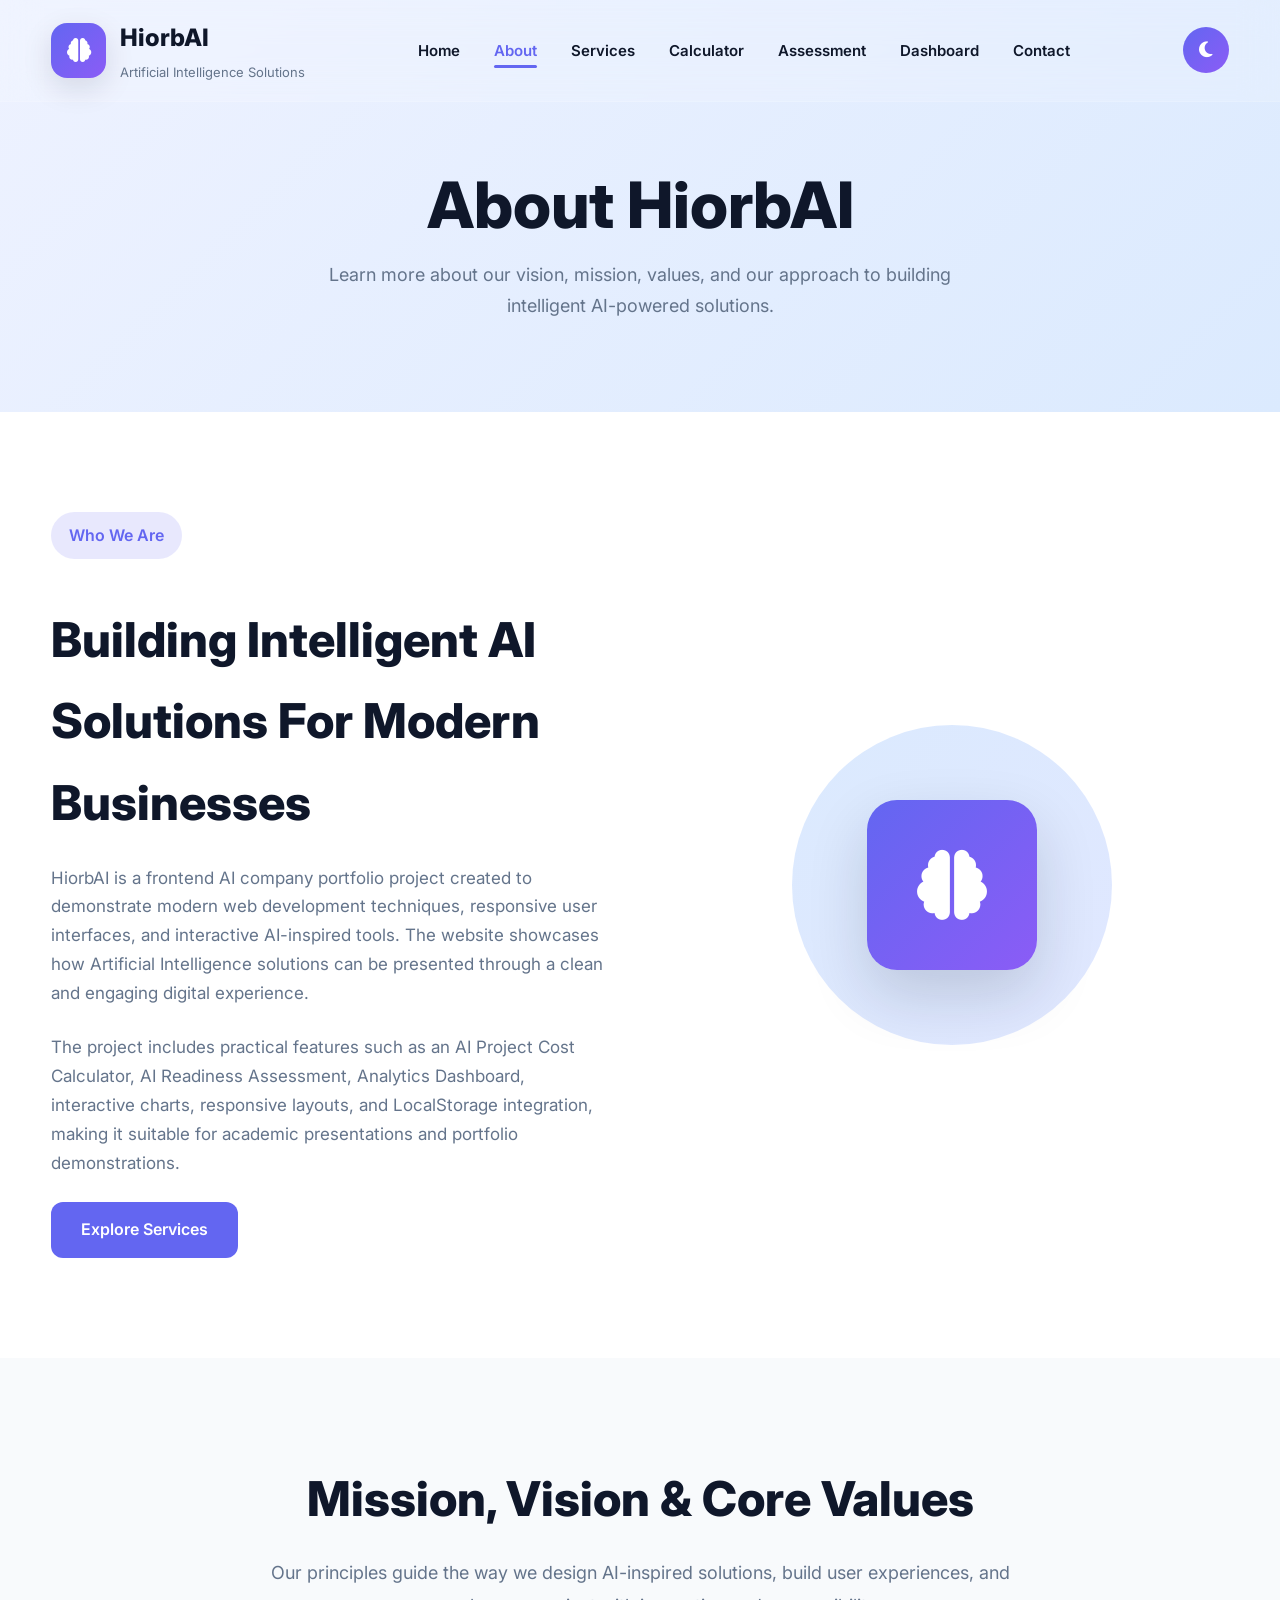
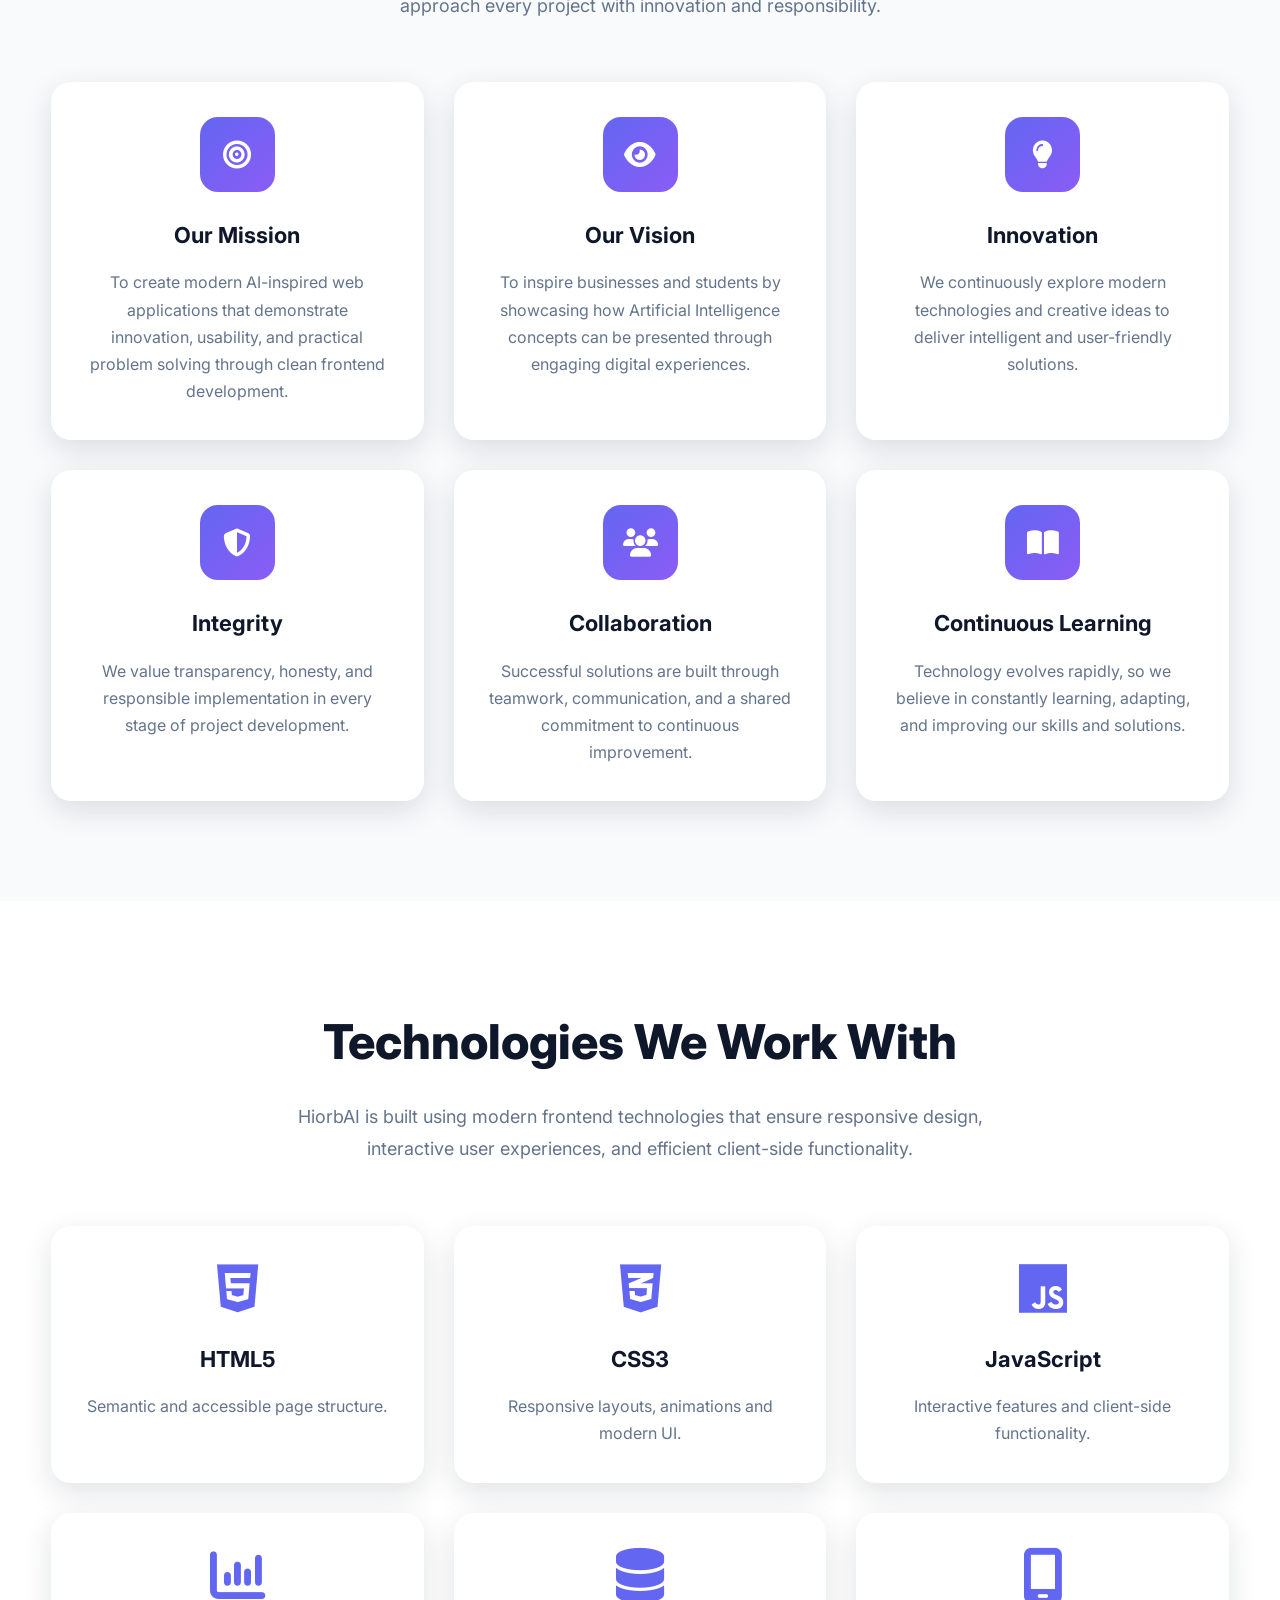
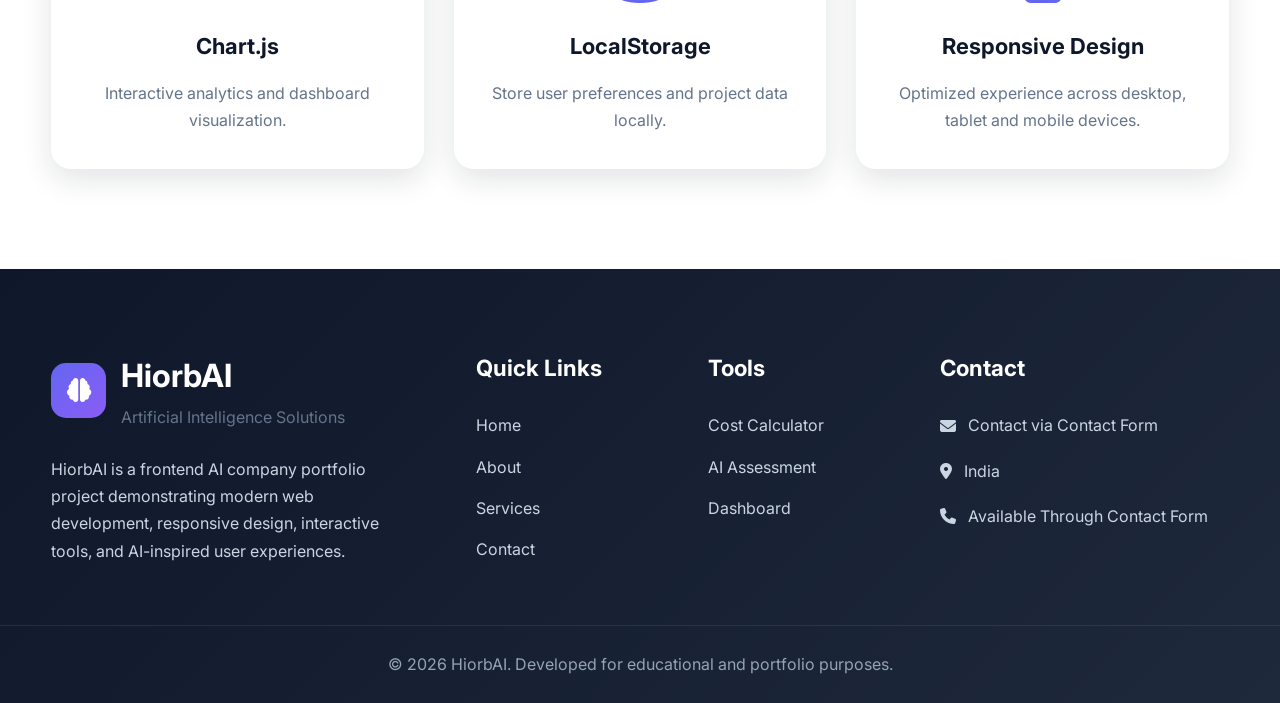
<file: about.html>
<!DOCTYPE html>
<html lang="en">
<head>
<meta charset="UTF-8">
<meta name="viewport" content="width=device-width,initial-scale=1.0">
<title>About | HiorbAI</title>
<link rel="stylesheet" href="css/style.css">
<link rel="stylesheet" href="https://cdnjs.cloudflare.com/ajax/libs/font-awesome/6.7.2/css/all.min.css">
</head>
<body>

<header id="navbarContainer"></header>

<main>
    <section class="page-banner">
<div class="container">
<h1>About HiorbAI</h1>
<p>Learn more about our vision, mission, values, and our approach to building intelligent AI-powered solutions.</p>
</div>
</section>
<section class="about-company section">

<div class="container about-company-container">

<div class="about-company-content">

<span class="preview-tag">
Who We Are
</span>

<h2>
Building Intelligent AI Solutions For Modern Businesses
</h2>

<p>
HiorbAI is a frontend AI company portfolio project created to demonstrate modern web development techniques, responsive user interfaces, and interactive AI-inspired tools. The website showcases how Artificial Intelligence solutions can be presented through a clean and engaging digital experience.
</p>

<p>
The project includes practical features such as an AI Project Cost Calculator, AI Readiness Assessment, Analytics Dashboard, interactive charts, responsive layouts, and LocalStorage integration, making it suitable for academic presentations and portfolio demonstrations.
</p>

<a href="services.html" class="btn btn-primary">
Explore Services
</a>

</div>

<div class="about-company-image">

<div class="about-illustration">

<div class="about-circle"></div>

<div class="about-icon">

<i class="fa-solid fa-brain"></i>

</div>

</div>

</div>

</div>

</section>
<section class="mission section">

<div class="container">

<div class="section-title">

<h2>Mission, Vision & Core Values</h2>

<p>Our principles guide the way we design AI-inspired solutions, build user experiences, and approach every project with innovation and responsibility.</p>

</div>

<div class="mission-grid">

<div class="mission-card">

<div class="mission-icon">

<i class="fa-solid fa-bullseye"></i>

</div>

<h3>Our Mission</h3>

<p>To create modern AI-inspired web applications that demonstrate innovation, usability, and practical problem solving through clean frontend development.</p>

</div>

<div class="mission-card">

<div class="mission-icon">

<i class="fa-solid fa-eye"></i>

</div>

<h3>Our Vision</h3>

<p>To inspire businesses and students by showcasing how Artificial Intelligence concepts can be presented through engaging digital experiences.</p>

</div>

<div class="mission-card">

<div class="mission-icon">

<i class="fa-solid fa-lightbulb"></i>

</div>

<h3>Innovation</h3>

<p>We continuously explore modern technologies and creative ideas to deliver intelligent and user-friendly solutions.</p>

</div>

<div class="mission-card">

<div class="mission-icon">

<i class="fa-solid fa-shield-halved"></i>

</div>

<h3>Integrity</h3>

<p>We value transparency, honesty, and responsible implementation in every stage of project development.</p>

</div>

<div class="mission-card">

<div class="mission-icon">

<i class="fa-solid fa-users"></i>

</div>

<h3>Collaboration</h3>

<p>Successful solutions are built through teamwork, communication, and a shared commitment to continuous improvement.</p>

</div>

<div class="mission-card">

<div class="mission-icon">

<i class="fa-solid fa-book-open"></i>

</div>

<h3>Continuous Learning</h3>

<p>Technology evolves rapidly, so we believe in constantly learning, adapting, and improving our skills and solutions.</p>

</div>

</div>

</div>

</section>

<section class="technology section">

<div class="container">

<div class="section-title">

<h2>Technologies We Work With</h2>

<p>HiorbAI is built using modern frontend technologies that ensure responsive design, interactive user experiences, and efficient client-side functionality.</p>

</div>

<div class="technology-grid">

<div class="technology-card">

<i class="fa-brands fa-html5"></i>

<h3>HTML5</h3>

<p>Semantic and accessible page structure.</p>

</div>

<div class="technology-card">

<i class="fa-brands fa-css3-alt"></i>

<h3>CSS3</h3>

<p>Responsive layouts, animations and modern UI.</p>

</div>

<div class="technology-card">

<i class="fa-brands fa-js"></i>

<h3>JavaScript</h3>

<p>Interactive features and client-side functionality.</p>

</div>

<div class="technology-card">

<i class="fa-solid fa-chart-column"></i>

<h3>Chart.js</h3>

<p>Interactive analytics and dashboard visualization.</p>

</div>

<div class="technology-card">

<i class="fa-solid fa-database"></i>

<h3>LocalStorage</h3>

<p>Store user preferences and project data locally.</p>

</div>

<div class="technology-card">

<i class="fa-solid fa-mobile-screen"></i>

<h3>Responsive Design</h3>

<p>Optimized experience across desktop, tablet and mobile devices.</p>

</div>

</div>

</div>

</section>

</main>

<footer id="footerContainer"></footer>

<script src="js/script.js"></script>

</body>
</html>
</file>
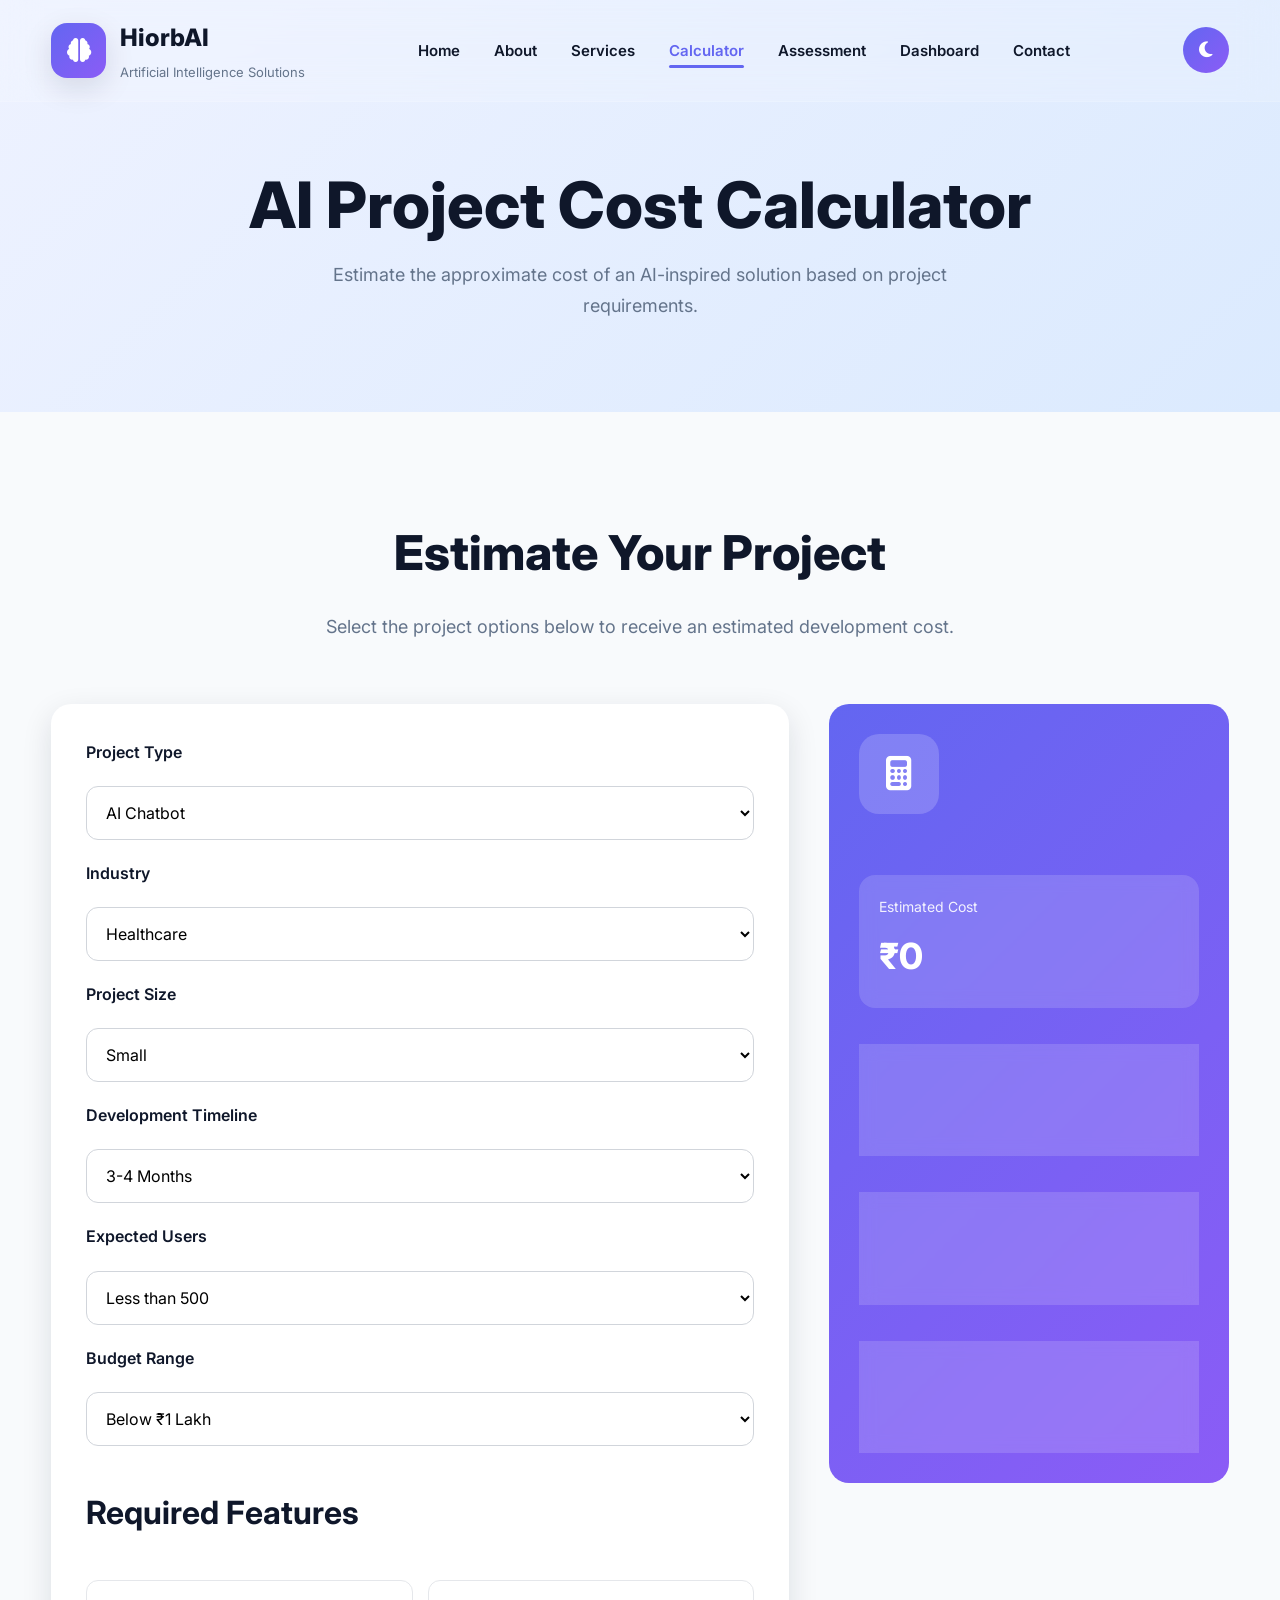
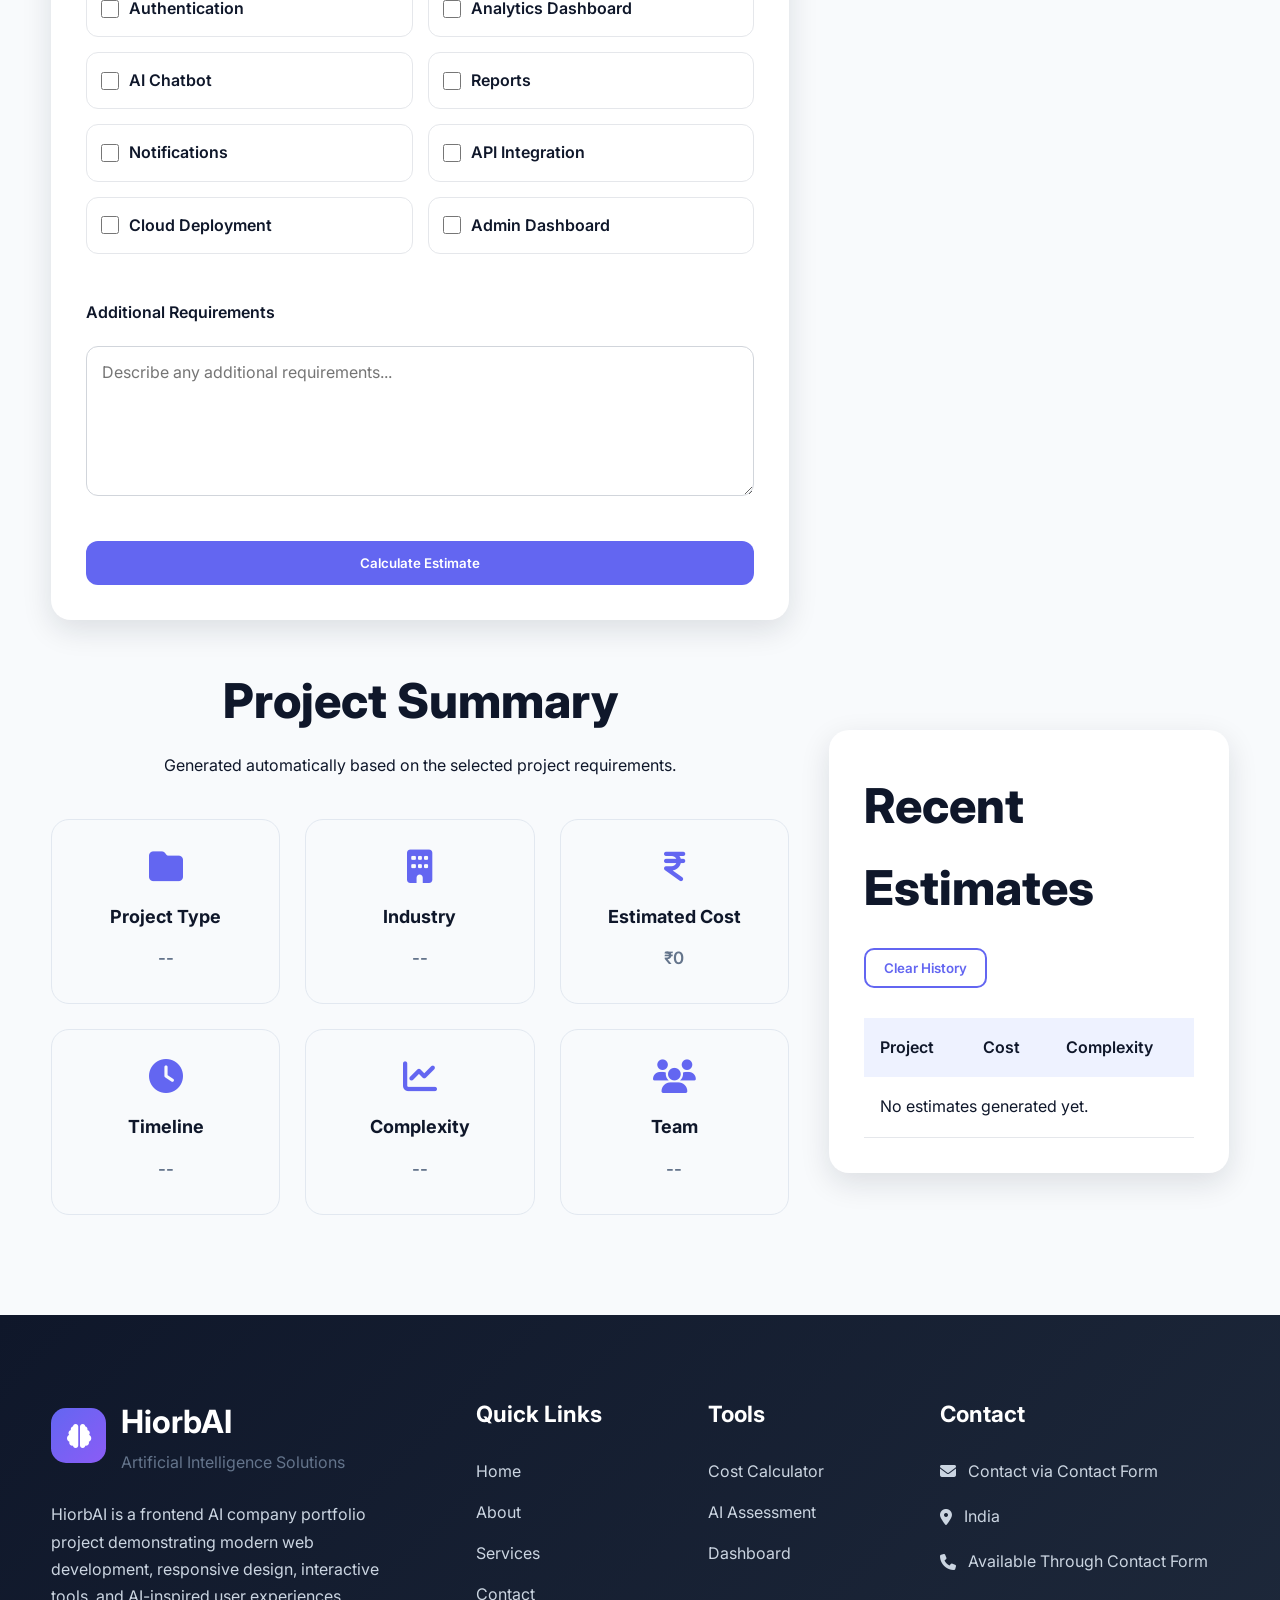
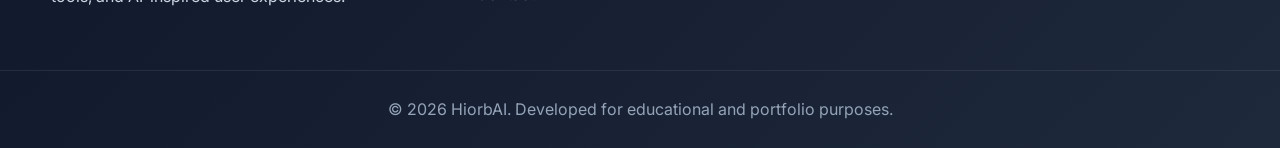
<file: calculator.html>
<!DOCTYPE html>
<html lang="en">
<head>
<meta charset="UTF-8">
<meta name="viewport" content="width=device-width,initial-scale=1.0">
<title>AI Project Cost Calculator | HiorbAI</title>
<link rel="stylesheet" href="css/style.css">
<link rel="stylesheet" href="https://cdnjs.cloudflare.com/ajax/libs/font-awesome/6.7.2/css/all.min.css">
</head>
<body>

<header id="navbarContainer"></header>

<main>

<section class="page-banner">

<div class="container">

<h1>AI Project Cost Calculator</h1>

<p>Estimate the approximate cost of an AI-inspired solution based on project requirements.</p>

</div>

</section>
<section class="calculator-section section">

<div class="container">

<div class="section-title">

<h2>Estimate Your Project</h2>

<p>Select the project options below to receive an estimated development cost.</p>

</div>

<div class="calculator-grid">

<div class="calculator-form">

<form id="calculatorForm">

<label>Project Type</label>

<select id="projectType">

<option value="50000">AI Chatbot</option>

<option value="70000">Predictive Analytics</option>

<option value="90000">Computer Vision</option>

<option value="110000">Custom AI Platform</option>

</select>

<label>Industry</label>

<select id="industry">

<option value="1">Healthcare</option>

<option value="1.1">Education</option>

<option value="1.2">Finance</option>

<option value="1.1">Retail</option>

<option value="1.15">Manufacturing</option>

<option value="1">General Business</option>

</select>

<label>Project Size</label>

<select id="projectSize">

<option value="1">Small</option>

<option value="1.5">Medium</option>

<option value="2">Large</option>

</select>

<label>Development Timeline</label>

<select id="projectTimeline">

<option value="1">3-4 Months</option>

<option value="1.2">2-3 Months</option>

<option value="1.4">1-2 Months</option>

<option value="1.6">Less than 1 Month</option>

</select>

<label>Expected Users</label>

<select id="projectUsers">

<option value="1">Less than 500</option>

<option value="1.15">500-2,000</option>

<option value="1.3">2,000-10,000</option>

<option value="1.5">More than 10,000</option>

</select>

<label>Budget Range</label>

<select id="budget">

<option value="1">Below ₹1 Lakh</option>

<option value="1.1">₹1L - ₹5L</option>

<option value="1.2">₹5L - ₹10L</option>

<option value="1.3">Above ₹10L</option>

</select>

<h3 class="feature-heading">

Required Features

</h3>

<div class="feature-grid">

<label>

<input type="checkbox" class="feature" value="12000">

Authentication

</label>

<label>

<input type="checkbox" class="feature" value="18000">

Analytics Dashboard

</label>

<label>

<input type="checkbox" class="feature" value="20000">

AI Chatbot

</label>

<label>

<input type="checkbox" class="feature" value="15000">

Reports

</label>

<label>

<input type="checkbox" class="feature" value="17000">

Notifications

</label>

<label>

<input type="checkbox" class="feature" value="25000">

API Integration

</label>

<label>

<input type="checkbox" class="feature" value="30000">

Cloud Deployment

</label>

<label>

<input type="checkbox" class="feature" value="22000">

Admin Dashboard

</label>

</div>

<label>Additional Requirements</label>

<textarea id="additionalNotes" rows="5" placeholder="Describe any additional requirements..."></textarea>

<button type="submit" class="btn btn-primary">

Calculate Estimate

</button>

</form>

</div>

<div class="calculator-result">

<div class="result-icon">
<i class="fa-solid fa-calculator"></i>
</div>

<div class="result-card">
<span>Estimated Cost</span>
<h2 id="estimatedCost">₹0</h2>
</div>

<div class="result-card">
<span>Estimated Timeline</span>
<h3 id="estimatedTimeline">--</h3>
</div>

<div class="result-card">
<span>Project Complexity</span>
<h3 id="projectComplexity">--</h3>
</div>

<div class="result-card">
<span>Recommended Team</span>
<h3 id="teamSize">--</h3>
</div>


</div>
<section class="summary-section">

<div class="summary-header">

<h2>Project Summary</h2>

<p>Generated automatically based on the selected project requirements.</p>

</div>

<div id="projectSummary" class="summary-grid">

<div class="summary-card">

<i class="fa-solid fa-folder"></i>

<h4>Project Type</h4>

<p>--</p>

</div>

<div class="summary-card">

<i class="fa-solid fa-building"></i>

<h4>Industry</h4>

<p>--</p>

</div>

<div class="summary-card">

<i class="fa-solid fa-indian-rupee-sign"></i>

<h4>Estimated Cost</h4>

<p>₹0</p>

</div>

<div class="summary-card">

<i class="fa-solid fa-clock"></i>

<h4>Timeline</h4>

<p>--</p>

</div>

<div class="summary-card">

<i class="fa-solid fa-chart-line"></i>

<h4>Complexity</h4>

<p>--</p>

</div>

<div class="summary-card">

<i class="fa-solid fa-users"></i>

<h4>Team</h4>

<p>--</p>

</div>

</div>

</section>
<div class="history-section">

<div class="history-header">

<h2>Recent Estimates</h2>

<button id="clearHistory" class="btn btn-outline">

Clear History

</button>

</div>

<div class="history-table">

<table>

<thead>

<tr>

<th>Project</th>

<th>Cost</th>

<th>Complexity</th>

</tr>

</thead>

<tbody id="historyBody">

<tr>

<td colspan="3">

No estimates generated yet.

</td>

</tr>

</tbody>

</table>

</div>

</div>

</div>

</section>

</main>

<footer id="footerContainer"></footer>
<div id="toast" class="toast">
<i class="fa-solid fa-circle-check"></i>
<span>Estimate generated successfully.</span>
</div>

<script src="js/script.js"></script>

</body>
</html>
</file>
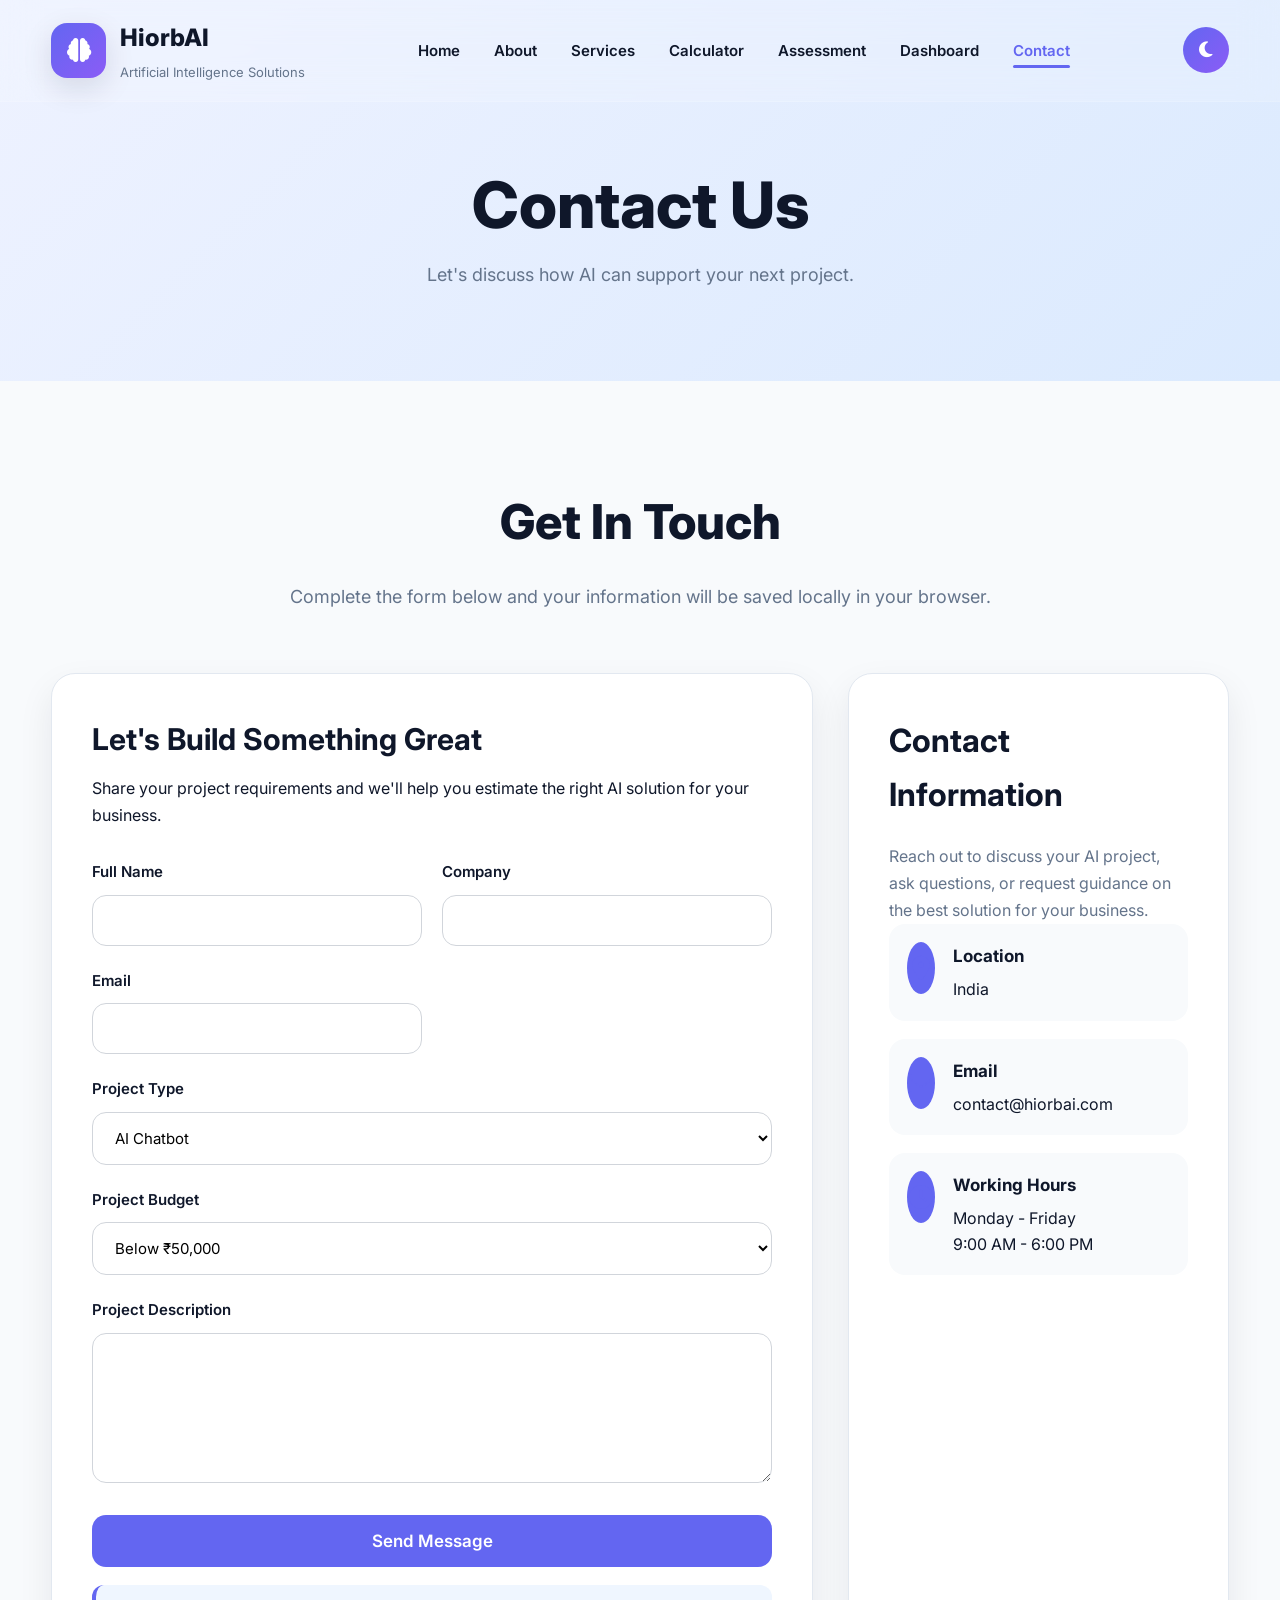
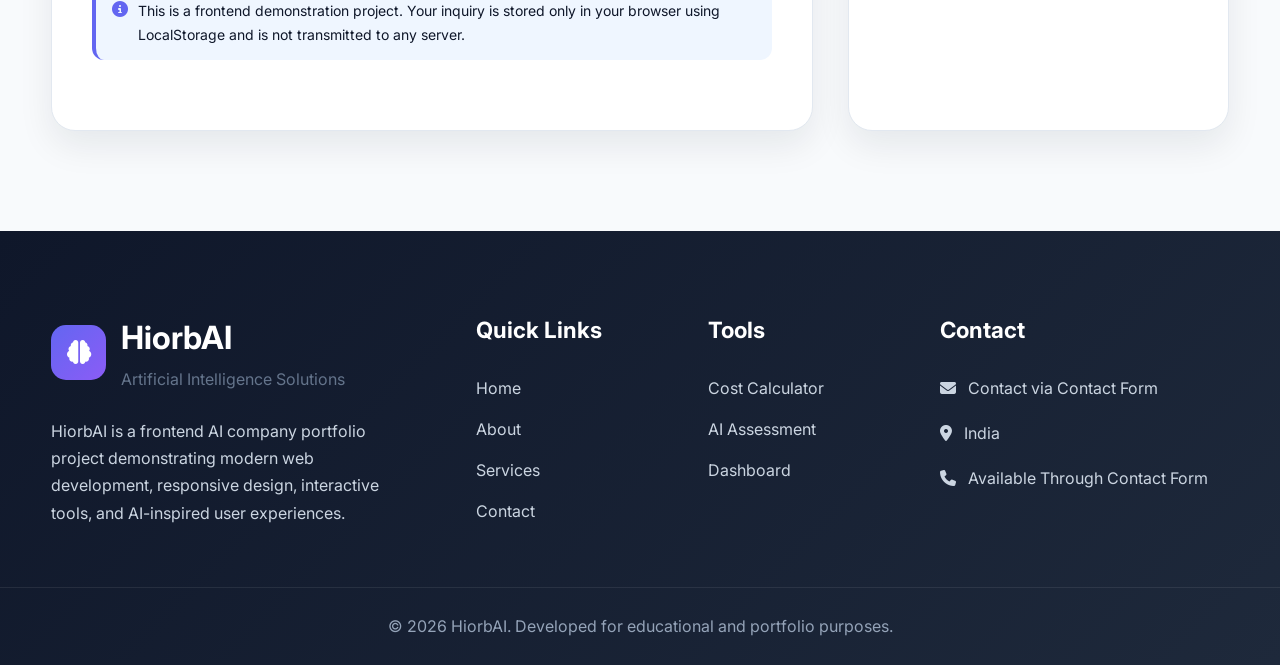
<file: contact.html>
<!DOCTYPE html>
<html lang="en">
<head>
<meta charset="UTF-8">
<meta name="viewport" content="width=device-width,initial-scale=1.0">
<title>Contact | HiorbAI</title>
<link rel="stylesheet" href="css/style.css">
<link rel="stylesheet" href="https://cdnjs.cloudflare.com/ajax/libs/font-awesome/6.7.2/css/all.min.css">
</head>
<body>

<header id="navbarContainer"></header>

<main>

<section class="page-banner">

<div class="container">

<h1>Contact Us</h1>

<p>Let's discuss how AI can support your next project.</p>

</div>

</section>

<section class="contact-section section">

<div class="container">

<div class="section-title">

<h2>Get In Touch</h2>

<p>Complete the form below and your information will be saved locally in your browser.</p>

</div>

<div class="contact-grid">

<div class="contact-form-card">
<h3>Let's Build Something Great</h3>

<p>Share your project requirements and we'll help you estimate the right AI solution for your business.</p>

<form id="contactForm">

<div class="form-row">

<div class="form-group">

<label>Full Name</label>

<input type="text" id="contactName" required>

</div>

<div class="form-group">

<label>Company</label>

<input type="text" id="company">

</div>

</div>

<div class="form-row">

<div class="form-group">

<label>Email</label>

<input type="email" id="contactEmail" required>

</div>
</div>

<div class="form-group">

<label>Project Type</label>

<select id="contactProject">

<option>AI Chatbot</option>

<option>Business Dashboard</option>

<option>Predictive Analytics</option>

<option>AI Automation</option>

<option>Custom AI Solution</option>

</select>

</div>

<div class="form-group">

<label>Project Budget</label>

<select id="contactBudget">

<option>Below ₹50,000</option>

<option>₹50,000 - ₹1,00,000</option>

<option>₹1,00,000 - ₹3,00,000</option>

<option>Above ₹3,00,000</option>

</select>

</div>

<div class="form-group">

<label>Project Description</label>

<textarea id="contactMessage" rows="6" required></textarea>

</div>

<button class="btn btn-primary" type="submit">

Send Message

</button>
<p class="form-note">
<i class="fa-solid fa-circle-info"></i>
This is a frontend demonstration project. Your inquiry is stored only in your browser using LocalStorage and is not transmitted to any server.
</p>

</form>

</div>

<div class="contact-info-card">

<h3>Contact Information</h3>

<p>Reach out to discuss your AI project, ask questions, or request guidance on the best solution for your business.</p>

<div class="contact-item">

<i class="fa-solid fa-location-dot"></i>

<div>

<h4>Location</h4>

<p>India</p>

</div>

</div>

<div class="contact-item">

<i class="fa-solid fa-envelope"></i>

<div>

<h4>Email</h4>

<p>contact@hiorbai.com</p>

</div>

</div>


<div class="contact-item">

<i class="fa-solid fa-clock"></i>

<div>

<h4>Working Hours</h4>

<p>Monday - Friday<br>9:00 AM - 6:00 PM</p>

</div>

</div>

</div>

</div>

</div>

</section>

</main>

<footer id="footerContainer"></footer>

<script src="js/script.js"></script>

</body>

</html>
</file>
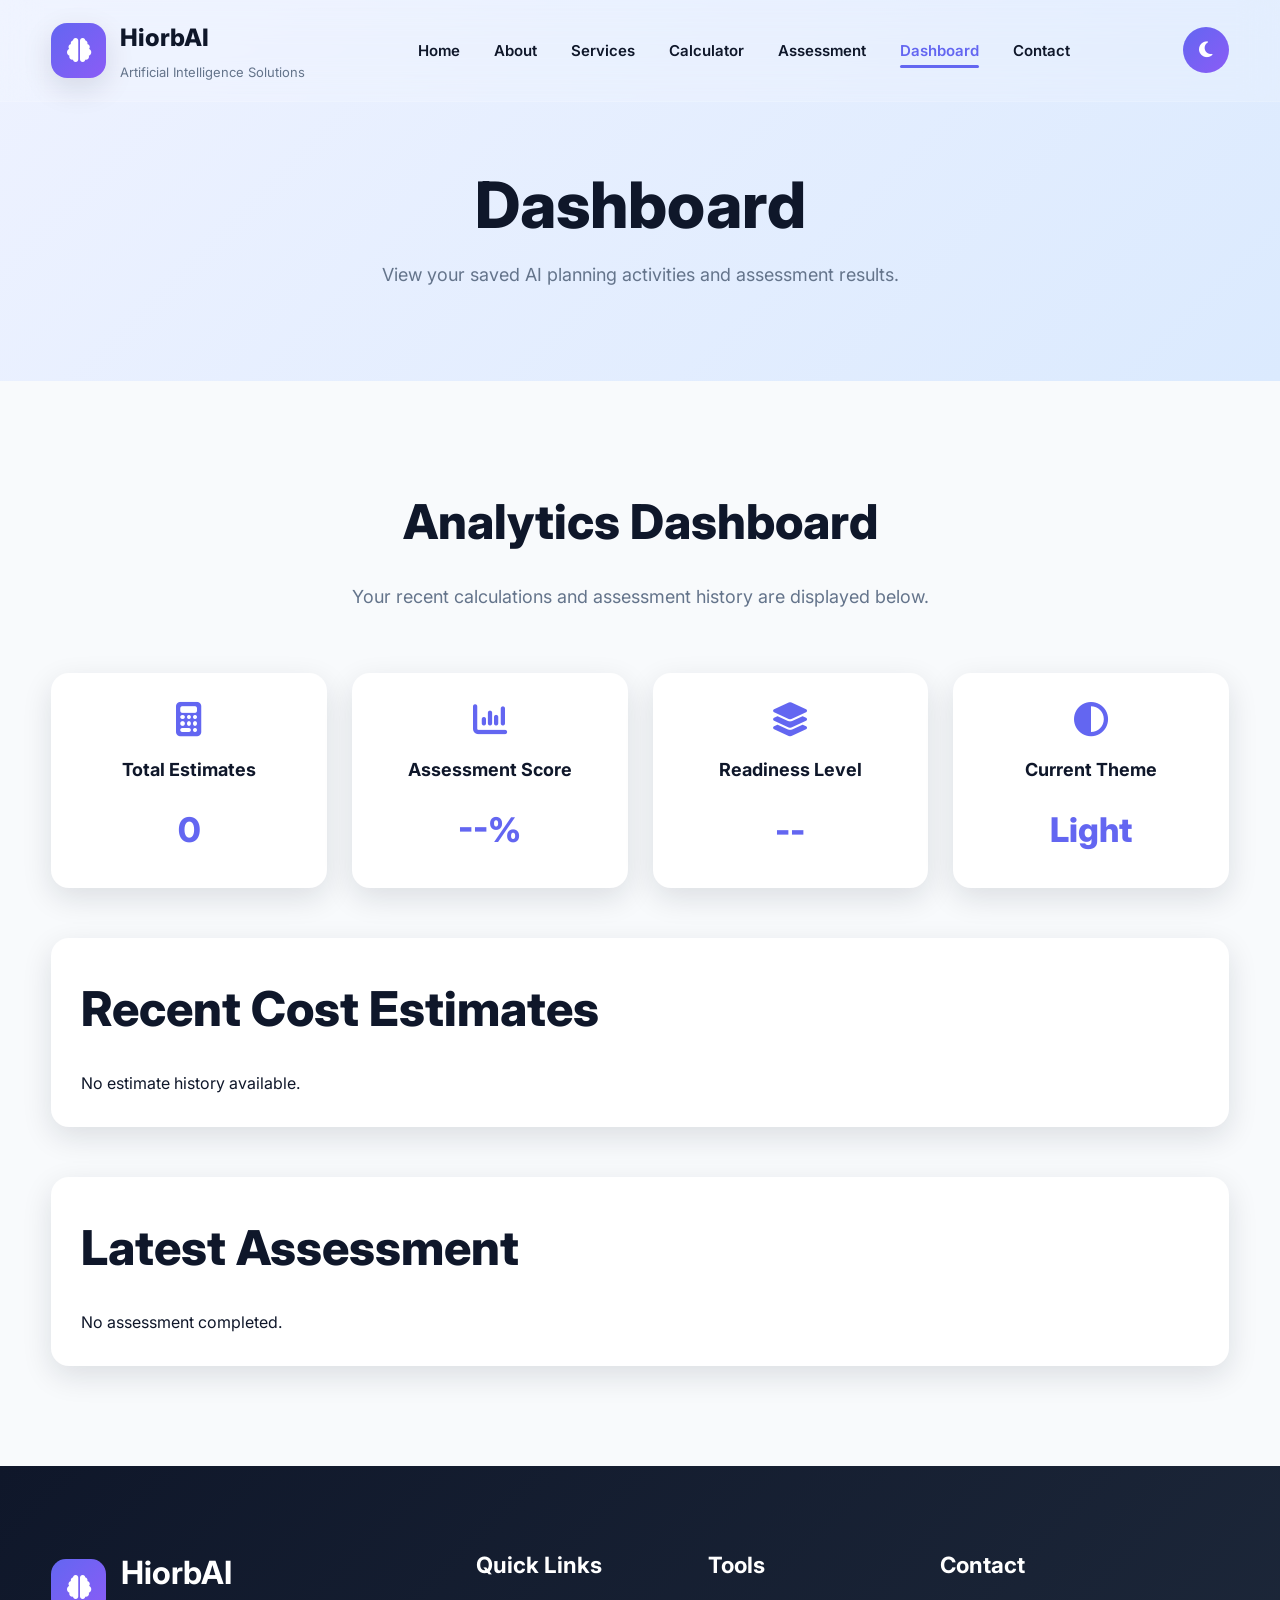
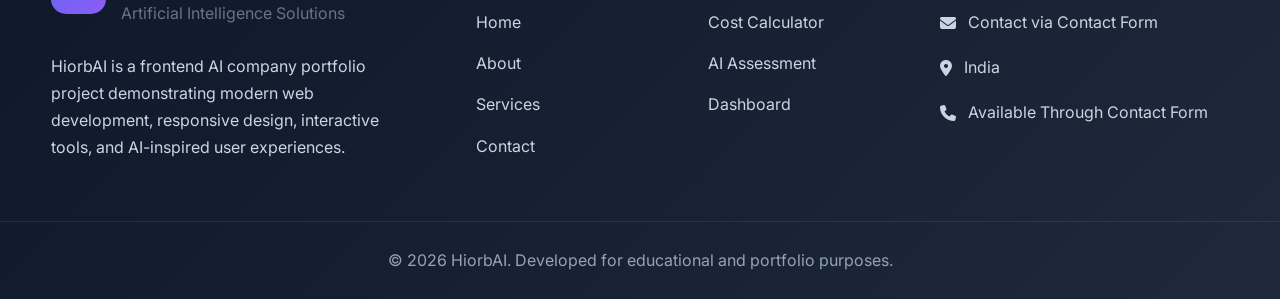
<file: dashboard.html>
<!DOCTYPE html>
<html lang="en">
<head>
<meta charset="UTF-8">
<meta name="viewport" content="width=device-width,initial-scale=1.0">
<title>Dashboard | HiorbAI</title>
<link rel="stylesheet" href="css/style.css">
<link rel="stylesheet" href="https://cdnjs.cloudflare.com/ajax/libs/font-awesome/6.7.2/css/all.min.css">
</head>
<body>

<header id="navbarContainer"></header>

<main>

<section class="page-banner">

<div class="container">

<h1>Dashboard</h1>

<p>View your saved AI planning activities and assessment results.</p>

</div>

</section>

<section class="dashboard-section section">

<div class="container">

<div class="section-title">

<h2>Analytics Dashboard</h2>

<p>Your recent calculations and assessment history are displayed below.</p>

</div>

<div class="dashboard-cards">

<div class="dashboard-card">

<i class="fa-solid fa-calculator"></i>

<h3>Total Estimates</h3>

<h2 id="totalEstimates">0</h2>

</div>

<div class="dashboard-card">

<i class="fa-solid fa-chart-column"></i>

<h3>Assessment Score</h3>

<h2 id="dashboardScore">--%</h2>

</div>

<div class="dashboard-card">

<i class="fa-solid fa-layer-group"></i>

<h3>Readiness Level</h3>

<h2 id="dashboardLevel">--</h2>

</div>

<div class="dashboard-card">

<i class="fa-solid fa-circle-half-stroke"></i>

<h3>Current Theme</h3>

<h2 id="dashboardTheme">Light</h2>

</div>

</div>

<div class="dashboard-history">

<h2>Recent Cost Estimates</h2>

<div id="dashboardHistory">

No estimate history available.

</div>

</div>

<div class="dashboard-history">

<h2>Latest Assessment</h2>

<div id="dashboardAssessment">

No assessment completed.

</div>

</div>

</div>

</section>

</main>

<footer id="footerContainer"></footer>

<script src="js/script.js"></script>

</body>
</html>
</file>
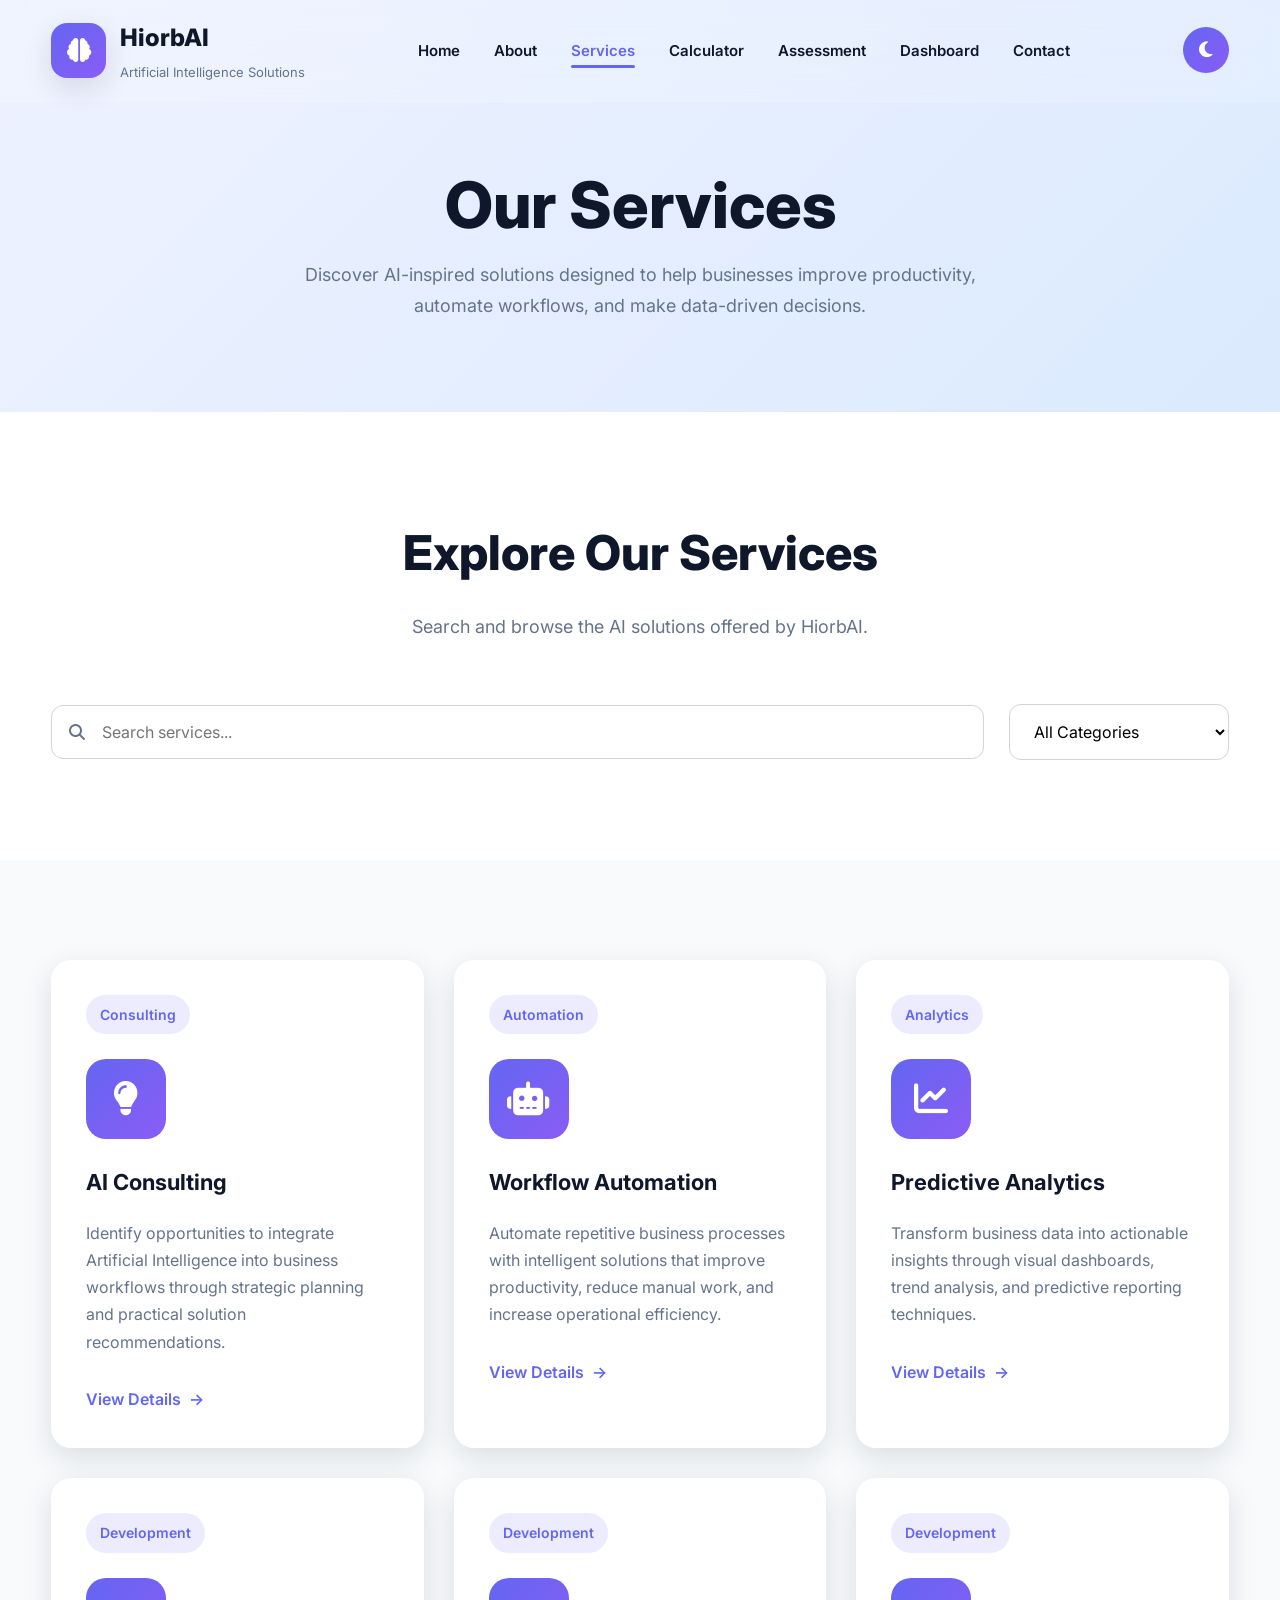
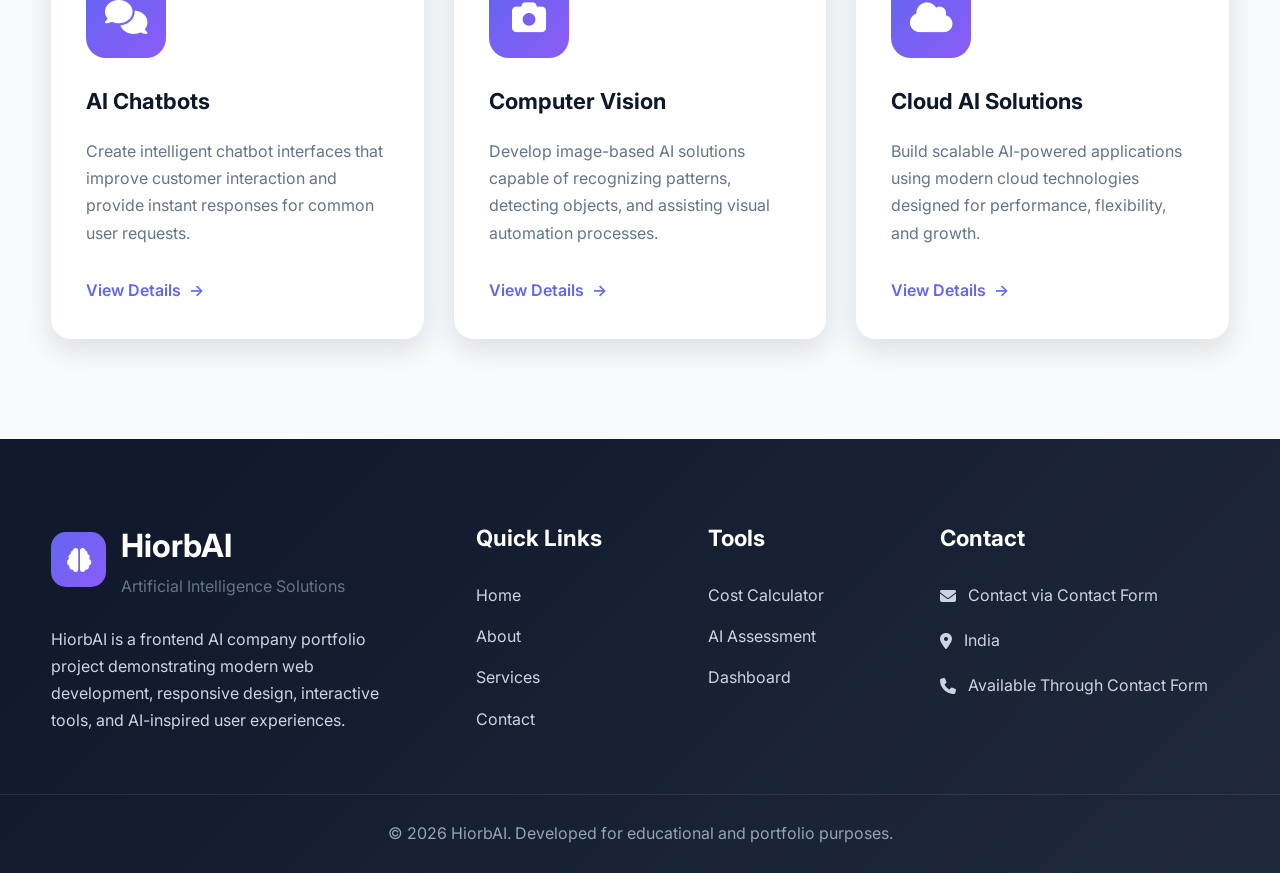
<file: services.html>
<!DOCTYPE html>
<html lang="en">
<head>
<meta charset="UTF-8">
<meta name="viewport" content="width=device-width,initial-scale=1.0">
<title>Services | HiorbAI</title>
<link rel="stylesheet" href="css/style.css">
<link rel="stylesheet" href="https://cdnjs.cloudflare.com/ajax/libs/font-awesome/6.7.2/css/all.min.css">
</head>
<body>

<header id="navbarContainer"></header>

<main>

<section class="page-banner">
<div class="container">
<h1>Our Services</h1>
<p>Discover AI-inspired solutions designed to help businesses improve productivity, automate workflows, and make data-driven decisions.</p>
</div>
</section>

<section class="service-controls section">

<div class="container">

<div class="section-title">

<h2>Explore Our Services</h2>

<p>Search and browse the AI solutions offered by HiorbAI.</p>

</div>

<div class="controls">

<div class="search-box">

<i class="fa-solid fa-magnifying-glass"></i>

<input type="text" id="serviceSearch" placeholder="Search services...">

</div>

<select id="serviceFilter">

<option value="all">All Categories</option>

<option value="automation">Automation</option>

<option value="analytics">Analytics</option>

<option value="development">Development</option>

<option value="consulting">Consulting</option>

</select>

</div>

</div>

</section>

<section class="services-list section">

<div class="container">

<div class="services-grid">

<div class="service-card" data-category="consulting">

<span class="service-badge">Consulting</span>

<div class="service-icon">
<i class="fa-solid fa-lightbulb"></i>
</div>

<h3>AI Consulting</h3>

<p>Identify opportunities to integrate Artificial Intelligence into business workflows through strategic planning and practical solution recommendations.</p>

<a href="#" class="service-btn" data-service="consulting">View Details</a>

</div>

<div class="service-card" data-category="automation">

<span class="service-badge">Automation</span>

<div class="service-icon">
<i class="fa-solid fa-robot"></i>
</div>

<h3>Workflow Automation</h3>

<p>Automate repetitive business processes with intelligent solutions that improve productivity, reduce manual work, and increase operational efficiency.</p>

<a href="#" class="service-btn" data-service="automation">View Details</a>

</div>

<div class="service-card" data-category="analytics">

<span class="service-badge">Analytics</span>

<div class="service-icon">
<i class="fa-solid fa-chart-line"></i>
</div>

<h3>Predictive Analytics</h3>

<p>Transform business data into actionable insights through visual dashboards, trend analysis, and predictive reporting techniques.</p>

<a href="#" class="service-btn" data-service="analytics">View Details</a>

</div>

<div class="service-card" data-category="development">

<span class="service-badge">Development</span>

<div class="service-icon">
<i class="fa-solid fa-comments"></i>
</div>

<h3>AI Chatbots</h3>

<p>Create intelligent chatbot interfaces that improve customer interaction and provide instant responses for common user requests.</p>

<a href="#" class="service-btn" data-service="chatbot">View Details</a>

</div>

<div class="service-card" data-category="development">

<span class="service-badge">Development</span>

<div class="service-icon">
<i class="fa-solid fa-camera"></i>
</div>

<h3>Computer Vision</h3>

<p>Develop image-based AI solutions capable of recognizing patterns, detecting objects, and assisting visual automation processes.</p>

<a href="#" class="service-btn" data-service="vision">View Details</a>

</div>

<div class="service-card" data-category="development">

<span class="service-badge">Development</span>

<div class="service-icon">
<i class="fa-solid fa-cloud"></i>
</div>

<h3>Cloud AI Solutions</h3>

<p>Build scalable AI-powered applications using modern cloud technologies designed for performance, flexibility, and growth.</p>

<a href="#" class="service-btn" data-service="cloud">View Details</a>

</div>

</div>

</div>
<div id="noServicesMessage" class="no-services">

<i class="fa-solid fa-magnifying-glass"></i>

<h3>No Services Found</h3>

<p>Try another keyword or choose a different category.</p>

</div>

</section>
<div class="modal-overlay" id="serviceModal">

<div class="service-modal">

<button class="modal-close" id="closeModal">

<i class="fa-solid fa-xmark"></i>

</button>

<div class="modal-icon" id="modalIcon">

<i class="fa-solid fa-lightbulb"></i>

</div>

<h2 id="modalTitle"></h2>

<p id="modalDescription"></p>

<h3>Key Features</h3>

<ul id="modalFeatures">

</ul>

</div>

</div>

</main>

<footer id="footerContainer"></footer>

<script src="js/script.js"></script>

</body>
</html>
</file>
<file: css/style.css>
@import url('https://fonts.googleapis.com/css2?family=Inter:wght@300;400;500;600;700;800;900&display=swap');
:root{
--primary:#6366f1;
--primary-dark:#4338ca;
--secondary:#06b6d4;
--accent:#8b5cf6;
--success:#10b981;
--warning:#f59e0b;
--danger:#ef4444;
--light:#f8fafc;
--dark:#0f172a;
--gray:#64748b;
--gray-light:#cbd5e1;
--white:#ffffff;
--body:#f1f5f9;
--card:rgba(255,255,255,.72);
--glass:rgba(255,255,255,.18);
--glass-dark:rgba(15,23,42,.75);
--border:rgba(255,255,255,.25);
--shadow-sm:0 4px 10px rgba(15,23,42,.08);
--shadow-md:0 10px 30px rgba(15,23,42,.12);
--shadow-lg:0 25px 60px rgba(15,23,42,.16);
--radius-sm:8px;
--radius:14px;
--radius-lg:22px;
--radius-xl:32px;
--transition:.35s ease;
--container:1280px;
}
body.dark{
--body:#020617;
--dark:#f8fafc;
--gray:#cbd5e1;
--gray-light:#475569;
--white:#0f172a;
--card:rgba(15,23,42,.82);
--glass:rgba(15,23,42,.45);
--border:rgba(255,255,255,.08);
--shadow-sm:0 4px 10px rgba(0,0,0,.35);
--shadow-md:0 10px 30px rgba(0,0,0,.45);
--shadow-lg:0 25px 60px rgba(0,0,0,.55);
}

*{
margin:0;
padding:0;
box-sizing:border-box;
}
html{
scroll-behavior:smooth;
}
body{
font-family:'Inter',sans-serif;
background:var(--body);
color:var(--dark);
overflow-x:hidden;
line-height:1.7;
transition:background .3s ease,color .3s ease;
}
img{
max-width:100%;
display:block;
}
a{
text-decoration:none;
color:inherit;
}
button,input,textarea,select{
font-family:inherit;
outline:none;
border:none;
}
ul{
list-style:none;
}

h1{
font-size:4rem;
font-weight:800;
line-height:1.1;
}
h2{
font-size:3rem;
font-weight:800;
}
h3{
font-size:2rem;
font-weight:700;
}
h4{
font-size:1.4rem;
font-weight:700;
}
h5{
font-size:1.1rem;
font-weight:600;
}
p{
color:var(--gray);
font-size:1rem;
}
body.dark p{
color:#cbd5e1;
}
.container{
width:92%;
max-width:var(--container);
margin:auto;
}
.section{
padding:100px 0;
}
.grid{
display:grid;
gap:30px;
}
.grid-2{
grid-template-columns:repeat(2,1fr);
}
.grid-3{
grid-template-columns:repeat(3,1fr);
}
.grid-4{
grid-template-columns:repeat(4,1fr);
}
.flex{
display:flex;
}
.flex-center{
display:flex;
justify-content:center;
align-items:center;
}
.flex-between{
display:flex;
justify-content:space-between;
align-items:center;
}
.btn{
display:inline-flex;
align-items:center;
justify-content:center;
padding:14px 30px;
border-radius:12px;
font-weight:600;
cursor:pointer;
transition:all .3s ease;
}
.btn-primary{
background:var(--primary);
color:#fff;
}
.btn-primary:hover{
background:var(--primary-dark);
transform:translateY(-3px);
box-shadow:0 12px 30px rgba(99,102,241,.25);
}
.btn-outline{
border:2px solid var(--primary);
color:var(--primary);
background:transparent;
}
.btn-outline:hover{
background:var(--primary);
color:#fff;
}
.card{
background:var(--white);
border-radius:var(--radius-lg);
padding:35px;
box-shadow:var(--shadow-md);
transition:var(--transition);
}
.card:hover{
transform:translateY(-10px);
}
body.dark .card{
background:#0f172a;
}
.glass{
background:var(--glass);
backdrop-filter:blur(18px);
border:1px solid var(--border);
border-radius:var(--radius-lg);
}
.text-center{
text-align:center;
}
.mt-1{
margin-top:10px;
}
.mt-2{
margin-top:20px;
}
.mt-3{
margin-top:30px;
}
.mt-4{
margin-top:40px;
}
.mt-5{
margin-top:60px;
}
.mb-1{
margin-bottom:10px;
}
.mb-2{
margin-bottom:20px;
}
.mb-3{
margin-bottom:30px;
}
.mb-4{
margin-bottom:40px;
}
.mb-5{
margin-bottom:60px;
}
::-webkit-scrollbar{
width:10px;
}
::-webkit-scrollbar-track{
background:#e2e8f0;
}
::-webkit-scrollbar-thumb{
background:linear-gradient(var(--primary),var(--secondary));
border-radius:20px;
}
::selection{
background:var(--primary);
color:#fff;
}
.fade-up{
opacity:0;
transform:translateY(60px);
transition:1s;
}
.fade-up.active{
opacity:1;
transform:translateY(0);
}
.scale{
transform:scale(.9);
opacity:0;
transition:1s;
}
.scale.active{
transform:scale(1);
opacity:1;
}
.rotate{
transform:rotate(-5deg);
opacity:0;
transition:1s;
}
.rotate.active{
transform:rotate(0);
opacity:1;
}
@media(max-width:1100px){
.grid-4{
grid-template-columns:repeat(2,1fr);
}
.grid-3{
grid-template-columns:repeat(2,1fr);
}
h1{
font-size:3rem;
}
}
@media(max-width:768px){
.grid-2,.grid-3,.grid-4{
grid-template-columns:1fr;
}
.section{
padding:70px 0;
}
h1{
font-size:2.4rem;
}
h2{
font-size:2rem;
}
.container{
width:94%;
}
}
#loader{
position:fixed;
top:0;
left:0;
width:100%;
height:100vh;
background:linear-gradient(135deg,#020617,#0f172a,#1e293b);
display:flex;
justify-content:center;
align-items:center;
z-index:99999;
transition:.6s ease;
}
#loader.hidden{
opacity:0;
visibility:hidden;
}
.loader-circle{
width:90px;
height:90px;
border-radius:50%;
border:6px solid rgba(255,255,255,.08);
border-top:6px solid var(--primary);
animation:loaderSpin 1s linear infinite;
position:relative;
}
.loader-circle::after{
content:"";
position:absolute;
top:50%;
left:50%;
transform:translate(-50%,-50%);
width:55px;
height:55px;
border-radius:50%;
background:linear-gradient(135deg,var(--primary),var(--secondary));
opacity:.2;
}
@keyframes loaderSpin{
100%{
transform:rotate(360deg);
}
}
#progressBar{
position:fixed;
top:0;
left:0;
height:4px;
width:0%;
background:linear-gradient(90deg,var(--primary),var(--secondary),var(--accent));
z-index:9999;
transition:.15s linear;
box-shadow:0 0 18px rgba(99,102,241,.6);
}
#scrollTop{
position:fixed;
right:30px;
bottom:30px;
width:56px;
height:56px;
border-radius:50%;
background:linear-gradient(135deg,var(--primary),var(--accent));
color:#fff;
font-size:20px;
display:flex;
justify-content:center;
align-items:center;
cursor:pointer;
box-shadow:var(--shadow-lg);
opacity:0;
visibility:hidden;
transform:translateY(20px);
transition:var(--transition);
z-index:1000;
}
#scrollTop.show{
opacity:1;
visibility:visible;
transform:translateY(0);
}
#scrollTop:hover{
transform:translateY(-5px);
}
.navbar{
position:fixed;
top:0;
left:0;
width:100%;
z-index:1000;
transition:var(--transition);
padding:18px 0;
background:rgba(255,255,255,.15);
backdrop-filter:blur(18px);
border-bottom:1px solid rgba(255,255,255,.12);
}
.navbar.sticky{
padding:12px 0;
background:rgba(15,23,42,.92);
box-shadow:var(--shadow-md);
}
.nav-container{
display:flex;
justify-content:space-between;
align-items:center;
}
.logo{
display:flex;
align-items:center;
gap:14px;
}
.logo-icon{
width:55px;
height:55px;
border-radius:16px;
display:flex;
justify-content:center;
align-items:center;
background:linear-gradient(135deg,var(--primary),var(--accent));
color:#fff;
font-size:24px;
box-shadow:var(--shadow-md);
}
.logo-text h3{
font-size:24px;
font-weight:800;
color:var(--dark);
}
.logo-text span{
font-size:13px;
color:var(--gray);
display:block;
margin-top:2px;
}
body.dark .logo-text h3{
color:#fff;
}
body.dark .logo-text span{
color:#cbd5e1;
}
.nav-links{
display:flex;
align-items:center;
gap:34px;
}
.nav-links a{
font-weight:600;
font-size:15px;
transition:var(--transition);
position:relative;
}
.nav-links a::after{
content:"";
position:absolute;
left:0;
bottom:-6px;
width:0;
height:2px;
background:var(--primary);
transition:var(--transition);
}
.nav-links a:hover::after{
width:100%;
}
.nav-links a.active{
color:var(--primary);
font-weight:600;
position:relative;
}
.nav-links a.active::after{
content:"";
position:absolute;
left:0;
bottom:-8px;
width:100%;
height:3px;
border-radius:20px;
background:var(--primary);
}
.nav-actions{
display:flex;
align-items:center;
gap:18px;
}
#themeToggle{
width:46px;
height:46px;
border-radius:50%;
background:linear-gradient(135deg,var(--primary),var(--accent));
color:#fff;
display:flex;
justify-content:center;
align-items:center;
cursor:pointer;
transition:var(--transition);
font-size:18px;
}
#themeToggle:hover{
transform:rotate(180deg);
}
#menuToggle{
display:none;
flex-direction:column;
cursor:pointer;
gap:6px;
}
#menuToggle span{
width:28px;
height:3px;
background:var(--dark);
border-radius:20px;
transition:.4s;
}
body.dark #menuToggle span{
background:#fff;
}
#menuToggle.open span:nth-child(1){
transform:translateY(9px) rotate(45deg);
}
#menuToggle.open span:nth-child(2){
opacity:0;
}
#menuToggle.open span:nth-child(3){
transform:translateY(-9px) rotate(-45deg);
}
@media(max-width:992px){
#menuToggle{
display:flex;
}
.nav-links{
position:fixed;
top:90px;
right:-100%;
width:300px;
height:calc(100vh - 90px);
background:#0f172a;
display:flex;
flex-direction:column;
justify-content:flex-start;
align-items:flex-start;
padding:40px;
gap:30px;
transition:.4s;
}
.nav-links.show{
right:0;
}
.nav-links a{
color:#fff;
font-size:17px;
}
.logo-text span{
display:none;
}
}
.hero{
padding-top:150px;
padding-bottom:100px;
overflow:hidden;
}
.hero-container{
display:grid;
grid-template-columns:1fr 1fr;
align-items:center;
gap:60px;
}
.hero-left h1{
margin:25px 0;
max-width:650px;
}
.hero-left p{
max-width:560px;
margin-bottom:35px;
font-size:18px;
}
.hero-badge{
display:inline-flex;
align-items:center;
gap:10px;
padding:12px 20px;
background:rgba(99,102,241,.12);
border-radius:40px;
color:var(--primary);
font-weight:600;
margin-bottom:15px;
}
.hero-buttons{
display:flex;
gap:20px;
flex-wrap:wrap;
}

.hero-right{
display:flex;
justify-content:center;
align-items:center;
position:relative;
}
.hero-image{
width:500px;
height:500px;
border-radius:50%;
position:relative;
display:flex;
justify-content:center;
align-items:center;
background:linear-gradient(135deg,#eef2ff,#dbeafe);
}

.circle{
position:absolute;
border-radius:50%;
}
.one{
width:420px;
height:420px;
background:rgba(99,102,241,.08);
}
.two{
width:300px;
height:300px;
background:rgba(139,92,246,.10);
}
.brain{
width:170px;
height:170px;
border-radius:35px;
display:flex;
justify-content:center;
align-items:center;
background:linear-gradient(135deg,var(--primary),var(--accent));
color:white;
font-size:70px;
box-shadow:var(--shadow-lg);
animation:float 4s ease-in-out infinite;
}
.floating-card{
position:absolute;
background:white;
padding:18px 24px;
border-radius:18px;
box-shadow:var(--shadow-md);
text-align:center;
min-width:150px;
}
.floating-card h4{
color:var(--primary);
margin-bottom:6px;
}
.card1{
top:20px;
right:-10px;
}
.card2{
bottom:30px;
left:-20px;
}
.card3{
bottom:90px;
right:-30px;
}
@keyframes float{
0%{
transform:translateY(0px);
}
50%{
transform:translateY(-18px);
}
100%{
transform:translateY(0px);
}
}
@media(max-width:992px){
.hero-container{
grid-template-columns:1fr;
text-align:center;
}
.hero-left p{
margin:auto auto 35px;
}
.hero-buttons{
justify-content:center;
}
.hero-right{
margin-top:60px;
}
.hero-image{
width:380px;
height:380px;
}
.one{
width:320px;
height:320px;
}
.two{
width:240px;
height:240px;
}
}
.section-title{
text-align:center;
margin-bottom:60px;
max-width:760px;
margin-left:auto;
margin-right:auto;
}
.section-title h2{
margin-bottom:18px;
}
.section-title p{
font-size:18px;
line-height:1.8;
}
.features-grid{
display:grid;
grid-template-columns:repeat(3,1fr);
gap:30px;
}
.feature-card{
background:#fff;
padding:35px;
border-radius:20px;
box-shadow:var(--shadow-md);
transition:var(--transition);
text-align:center;
}
body.dark .feature-card{
background:#0f172a;
}
.feature-card:hover{
transform:translateY(-10px);
}
.feature-icon{
width:80px;
height:80px;
margin:0 auto 25px;
border-radius:20px;
display:flex;
justify-content:center;
align-items:center;
background:linear-gradient(135deg,var(--primary),var(--accent));
color:#fff;
font-size:34px;
}
.feature-card h3{
margin-bottom:15px;
font-size:22px;
}
.feature-card p{
font-size:16px;
}
@media(max-width:992px){
.features-grid{
grid-template-columns:repeat(2,1fr);
}
}
@media(max-width:768px){
.features-grid{
grid-template-columns:1fr;
}
}

.services-preview{
background:#f8fafc;
}
body.dark .services-preview{
background:#020617;
}
.services-grid{
display:grid;
grid-template-columns:repeat(3,1fr);
gap:30px;
}
.service-card{
background:#fff;
padding:35px;
border-radius:20px;
box-shadow:var(--shadow-md);
display:flex;
flex-direction:column;
height:100%;
transition:all .35s ease;
}
body.dark .service-card{
background:#0f172a;
}
.service-card:hover{
transform:translateY(-10px);
box-shadow:0 18px 45px rgba(15,23,42,.12);
}

.service-icon{
width:70px;
height:70px;
border-radius:18px;
display:flex;
justify-content:center;
align-items:center;
background:linear-gradient(135deg,var(--primary),var(--secondary));
color:#fff;
font-size:28px;
margin-bottom:25px;
}
.service-card h3{
margin-bottom:15px;
font-size:22px;
}
.service-card p{
margin-bottom:25px;
flex:1;
}
.service-link{
display:inline-flex;
align-items:center;
gap:10px;
font-weight:600;
color:var(--primary);
transition:var(--transition);
}
.service-link:hover{
gap:16px;
}
.services-btn{
text-align:center;
margin-top:60px;
}

@media(max-width:992px){
.services-grid{
grid-template-columns:repeat(2,1fr);
}
}
@media(max-width:768px){
.services-grid{
grid-template-columns:1fr;
}
}
.process{
background:var(--white);
}
body.dark .process{
background:#08111f;
}
.process-grid{
display:grid;
grid-template-columns:repeat(4,1fr);
gap:30px;
}
.process-card{
position:relative;
background:#fff;
padding:35px;
border-radius:20px;
box-shadow:var(--shadow-md);
transition:var(--transition);
text-align:center;
overflow:hidden;
}
body.dark .process-card{
background:#0f172a;
}
.process-card:hover{
transform:translateY(-8px);
}
.process-number{
position:absolute;
top:20px;
right:20px;
font-size:40px;
font-weight:800;
color:rgba(99,102,241,.12);
}
.process-icon{
width:80px;
height:80px;
margin:0 auto 25px;
border-radius:50%;
display:flex;
justify-content:center;
align-items:center;
background:linear-gradient(135deg,var(--primary),var(--accent));
color:#fff;
font-size:30px;
}
.process-card h3{
margin-bottom:15px;
font-size:22px;
}
.process-card p{
font-size:16px;
}
@media(max-width:1100px){
.process-grid{
grid-template-columns:repeat(2,1fr);
}
}
@media(max-width:768px){
.process-grid{
grid-template-columns:1fr;
}
}
.calculator-preview{
background:#eef4ff;
}
body.dark .calculator-preview{
background:#07101e;
}
.calculator-container{
display:grid;
grid-template-columns:1fr 1fr;
align-items:center;
gap:70px;
}
.preview-tag{
display:inline-block;
padding:10px 18px;
background:rgba(99,102,241,.15);
color:var(--primary);
border-radius:30px;
font-weight:600;
margin-bottom:20px;
}
.calculator-content h2{
margin-bottom:20px;
}
.calculator-content p{
margin-bottom:30px;
font-size:17px;
}
.preview-list{
display:flex;
flex-direction:column;
gap:18px;
margin-bottom:35px;
}
.preview-list li{
display:flex;
align-items:center;
gap:12px;
font-weight:500;
}
.preview-list i{
color:var(--success);
font-size:18px;
}
.calculator-illustration{
display:flex;
justify-content:center;
}
.calculator-box{
width:320px;
height:320px;
border-radius:30px;
background:linear-gradient(135deg,var(--primary),var(--accent));
display:flex;
flex-direction:column;
justify-content:center;
align-items:center;
color:#fff;
box-shadow:var(--shadow-lg);
animation:float 5s ease-in-out infinite;
}
.calculator-box i{
font-size:80px;
margin-bottom:25px;
}
.calculator-box h3{
margin-bottom:15px;
}
@media(max-width:992px){
.calculator-container{
grid-template-columns:1fr;
text-align:center;
}
.preview-list{
align-items:center;
}
.calculator-illustration{
margin-top:50px;
}
}
.assessment-preview{
background:var(--white);
}
body.dark .assessment-preview{
background:#020617;
}
.assessment-container{
display:grid;
grid-template-columns:1fr 1fr;
align-items:center;
gap:70px;
}
.assessment-image{
display:flex;
justify-content:center;
align-items:center;
}

.assessment-circle{
width:320px;
height:320px;
border-radius:50%;
background:linear-gradient(135deg,var(--secondary),var(--accent));
display:flex;
justify-content:center;
align-items:center;
color:#fff;
font-size:90px;
box-shadow:var(--shadow-lg);
animation:float 5s ease-in-out infinite;
}
.assessment-content h2{
margin:20px 0;
}
.assessment-content p{
margin-bottom:30px;
font-size:17px;
}

.assessment-points{
display:flex;
flex-direction:column;
gap:18px;
margin-bottom:35px;
}
.assessment-item{
display:flex;
align-items:center;
gap:15px;
font-weight:500;
}
.assessment-item i{
color:var(--success);
font-size:18px;
}
@media(max-width:992px){
.assessment-container{
grid-template-columns:1fr;
text-align:center;
}
.assessment-points{
align-items:center;
}
.assessment-image{
order:2;
margin-top:50px;
}
.assessment-content{
order:1;
}
}
.cta{
background:#eef4ff;
}
body.dark .cta{
background:#07101e;
}
.cta-box{
max-width:900px;
margin:auto;
padding:70px 50px;
text-align:center;
background:linear-gradient(135deg,var(--primary),var(--accent));
border-radius:30px;
color:#fff;
box-shadow:var(--shadow-lg);
}
.cta-box h2{
margin-bottom:20px;
color:#fff;
}
.cta-box p{
max-width:700px;
margin:0 auto 35px;
color:#f8fafc;
font-size:18px;
}
.cta-buttons{
display:flex;
justify-content:center;
gap:20px;
flex-wrap:wrap;
}
.cta .btn-outline{
border:2px solid #fff;
color:#fff;
background:transparent;
}
.cta .btn-outline:hover{
background:#fff;
color:var(--primary);
}
@media(max-width:768px){
.cta-box{
padding:50px 25px;
}
}
.footer{
background:linear-gradient(135deg,#0f172a,#1e293b);
color:#fff;
padding:80px 0 0;
}
.footer-container{
display:grid;
grid-template-columns:2fr 1fr 1fr 1.5fr;
gap:40px;
}
.footer-logo{
display:flex;
align-items:center;
gap:15px;
margin-bottom:25px;
}
.footer-logo-icon{
width:55px;
height:55px;
border-radius:15px;
display:flex;
justify-content:center;
align-items:center;
background:linear-gradient(135deg,var(--primary),var(--accent));
font-size:24px;
}
.footer-description{
color:#cbd5e1;
max-width:360px;
}

.footer-links h4,
.footer-contact h4{
margin-bottom:25px;
color:#fff;
}
.footer-links ul{
display:flex;
flex-direction:column;
gap:14px;
}
.footer-links a{
color:#cbd5e1;
transition:var(--transition);
}
.footer-links a:hover{
color:#fff;
padding-left:8px;
}
.footer-contact p{
display:flex;
align-items:center;
gap:12px;
margin-bottom:18px;
color:#cbd5e1;
}

.footer-bottom{
margin-top:60px;
padding:25px 0;
text-align:center;
border-top:1px solid rgba(255,255,255,.08);
}
.footer-bottom p{
color:#94a3b8;
}
@media(max-width:1100px){
.footer-container{
grid-template-columns:repeat(2,1fr);
}
}
@media(max-width:768px){
.footer-container{
grid-template-columns:1fr;
text-align:center;
}
.footer-logo{
justify-content:center;
}
.footer-description{
margin:auto;
}
.footer-contact p{
justify-content:center;
}
}

.page-banner{
padding:170px 0 90px;
background:linear-gradient(135deg,#eef2ff,#dbeafe);
text-align:center;
}
body.dark .page-banner{
background:#08111f;
}
.page-banner h1{
margin-bottom:20px;
}
.page-banner p{
max-width:700px;
margin:auto;
font-size:18px;
}

.about-company{
background:var(--white);
}
body.dark .about-company{
background:#020617;
}
.about-company-container{
display:grid;
grid-template-columns:1fr 1fr;
align-items:center;
gap:70px;
}
.about-company-content h2{
margin:20px 0;
}
.about-company-content p{
margin-bottom:25px;
font-size:17px;
}
.about-company-image{
display:flex;
justify-content:center;
align-items:center;
}
.about-illustration{
position:relative;
width:360px;
height:360px;
display:flex;
justify-content:center;
align-items:center;
}
.about-circle{
position:absolute;
width:320px;
height:320px;
border-radius:50%;
background:linear-gradient(135deg,#dbeafe,#e0e7ff);
}
body.dark .about-circle{
background:linear-gradient(135deg,#1e293b,#334155);
}
.about-icon{
position:relative;
width:170px;
height:170px;
border-radius:30px;
display:flex;
justify-content:center;
align-items:center;
background:linear-gradient(135deg,var(--primary),var(--accent));
color:#fff;
font-size:70px;
box-shadow:var(--shadow-lg);
animation:float 5s ease-in-out infinite;
}
@media(max-width:992px){
.about-company-container{
grid-template-columns:1fr;
text-align:center;
}
.about-company-image{
margin-top:50px;
}
}

.mission{
background:#f8fafc;
}
body.dark .mission{
background:#08111f;
}
.mission-grid{
display:grid;
grid-template-columns:repeat(3,1fr);
gap:30px;
}
.mission-card{
background:#fff;
padding:35px;
border-radius:20px;
box-shadow:var(--shadow-md);
transition:var(--transition);
text-align:center;
}
body.dark .mission-card{
background:#0f172a;
}
.mission-card:hover{
transform:translateY(-8px);
}

.mission-icon{
width:75px;
height:75px;
margin:0 auto 25px;
border-radius:18px;
display:flex;
justify-content:center;
align-items:center;
background:linear-gradient(135deg,var(--primary),var(--accent));
color:#fff;
font-size:28px;
}
.mission-card h3{
margin-bottom:15px;
font-size:22px;
}
.mission-card p{
font-size:16px;
}

@media(max-width:992px){
.mission-grid{
grid-template-columns:repeat(2,1fr);
}
}
@media(max-width:768px){
.mission-grid{
grid-template-columns:1fr;
}
}
.technology{
background:var(--white);
}
body.dark .technology{
background:#020617;
}
.technology-grid{
display:grid;
grid-template-columns:repeat(3,1fr);
gap:30px;
}
.technology-card{
background:#fff;
padding:35px;
border-radius:20px;
text-align:center;
box-shadow:var(--shadow-md);
transition:var(--transition);
}
body.dark .technology-card{
background:#0f172a;
}
.technology-card:hover{
transform:translateY(-8px);
}

.technology-card i{
font-size:55px;
margin-bottom:25px;
color:var(--primary);
}
.technology-card h3{
margin-bottom:15px;
font-size:22px;
}
.technology-card p{
font-size:16px;
}
@media(max-width:992px){
.technology-grid{
grid-template-columns:repeat(2,1fr);
}
}
@media(max-width:768px){
.technology-grid{
grid-template-columns:1fr;
}
}
.service-controls{
background:var(--white);
}
body.dark .service-controls{
background:#020617;
}
.controls{
display:flex;
justify-content:space-between;
align-items:center;
gap:25px;
margin-top:50px;
flex-wrap:wrap;
}
.search-box{
flex:1;
position:relative;
}
.search-box i{
position:absolute;
left:18px;
top:50%;
transform:translateY(-50%);
color:var(--gray);
}
.search-box input{
width:100%;
padding:16px 20px 16px 50px;
border:1px solid #d1d5db;
border-radius:12px;
font-size:16px;
outline:none;
}
#serviceFilter{
padding:16px 20px;
border-radius:12px;
border:1px solid #d1d5db;
font-size:16px;
cursor:pointer;
min-width:220px;
background:#fff;
}
body.dark #serviceFilter{
background:#0f172a;
color:#fff;
border-color:#334155;
}
@media(max-width:768px){
.controls{
flex-direction:column;
align-items:stretch;
}
#serviceFilter{
width:100%;
}
}
.services-list{
background:#f8fafc;
}
body.dark .services-list{
background:#08111f;
}
.services-grid{
display:grid;
grid-template-columns:repeat(3,1fr);
gap:30px;
}
.service-card{
position:relative;
background:#fff;
padding:35px;
border-radius:20px;
box-shadow:var(--shadow-md);
transition:var(--transition);
overflow:hidden;
}
body.dark .service-card{
background:#0f172a;
}
.service-card:hover{
transform:translateY(-8px);
}
.service-badge{
display:inline-block;
padding:8px 14px;
border-radius:30px;
background:rgba(99,102,241,.12);
color:var(--primary);
font-size:14px;
font-weight:600;
margin-bottom:25px;
}
.service-icon{
width:80px;
height:80px;
border-radius:20px;
display:flex;
justify-content:center;
align-items:center;
background:linear-gradient(135deg,var(--primary),var(--accent));
color:#fff;
font-size:34px;
margin-bottom:25px;
}
.service-card h3{
margin-bottom:18px;
}
.service-card p{
margin-bottom:30px;
}

.service-btn{
display:inline-flex;
align-items:center;
gap:8px;
font-weight:600;
color:var(--primary);
transition:var(--transition);
}
.service-btn::after{
content:"→";
transition:var(--transition);
}
.service-btn:hover::after{
transform:translateX(5px);
}
@media(max-width:1100px){
.services-grid{
grid-template-columns:repeat(2,1fr);
}
}
@media(max-width:768px){
.services-grid{
grid-template-columns:1fr;
}
}

.no-services{
display:none;
text-align:center;
padding:60px 20px;
}
.no-services i{
font-size:60px;
color:var(--primary);
margin-bottom:20px;
}
.no-services h3{
margin-bottom:15px;
}
.no-services p{
font-size:17px;
}
.modal-overlay{
position:fixed;
top:0;
left:0;
width:100%;
height:100%;
background:rgba(0,0,0,.55);
display:flex;
justify-content:center;
align-items:center;
opacity:0;
visibility:hidden;
transition:.3s;
padding:20px;
z-index:2000;
}
.modal-overlay.show{
opacity:1;
visibility:visible;
}
.modal-overlay.show .service-modal{
transform:scale(1);
}
.service-modal{
position:relative;
width:100%;
max-width:550px;
background:#fff;
padding:40px;
border-radius:25px;
box-shadow:var(--shadow-lg);
transform:scale(.9);
transition:transform .3s ease;
}
body.dark .service-modal{
background:#0f172a;
}
.modal-close{
position:absolute;
top:20px;
right:20px;
width:45px;
height:45px;
border:none;
border-radius:50%;
background:#eef2ff;
cursor:pointer;
font-size:20px;
transition:var(--transition);
}
.modal-close:hover{
background:var(--primary);
color:#fff;
}
.modal-icon{
width:90px;
height:90px;
border-radius:20px;
display:flex;
justify-content:center;
align-items:center;
background:linear-gradient(135deg,var(--primary),var(--accent));
color:#fff;
font-size:40px;
margin-bottom:25px;
}
.service-modal h2{
margin-bottom:20px;
}
.service-modal p{
margin-bottom:25px;
}
.service-modal h3{
margin-bottom:18px;
}
#modalFeatures{
display:flex;
flex-direction:column;
gap:14px;
}
#modalFeatures li{
list-style:none;
display:flex;
align-items:center;
gap:12px;
}
#modalFeatures li::before{
content:"✓";
color:var(--success);
font-weight:700;
}

.calculator-section{
background:#f8fafc;
}
body.dark .calculator-section{
background:#08111f;
}
.calculator-grid{
display:grid;
grid-template-columns:1fr 400px;
gap:40px;
align-items:start;
}
.calculator-form{
background:#fff;
padding:35px;
border-radius:20px;
box-shadow:var(--shadow-md);
}
body.dark .calculator-form{
background:#0f172a;
}
.calculator-form form{
display:flex;
flex-direction:column;
gap:20px;
}
.calculator-form label{
font-weight:600;
}
.calculator-form select{
padding:15px;
border-radius:12px;
border:1px solid #d1d5db;
font-size:16px;
background:#fff;
}
body.dark .calculator-form select{
background:#020617;
color:#fff;
border-color:#334155;
}

.calculator-result{
background:linear-gradient(135deg,var(--primary),var(--accent));
color:#fff;
padding:30px;
border-radius:20px;
display:flex;
flex-direction:column;
gap:18px;
height:fit-content;
}
.calculator-result h2{
font-size:42px;
margin:20px 0;
}
@media(max-width:992px){
.calculator-grid{
grid-template-columns:1fr;
}
}
.result-icon{
width:80px;
height:80px;
border-radius:20px;
background:rgba(255,255,255,.18);
display:flex;
justify-content:center;
align-items:center;
font-size:34px;
margin-bottom:25px;
}
.feature-heading{
margin-top:20px;
margin-bottom:20px;
}
.feature-grid{
display:grid;
grid-template-columns:repeat(2,1fr);
gap:15px;
margin-bottom:25px;
}
.feature-grid label{
display:flex;
align-items:center;
gap:10px;
padding:14px;
border:1px solid #e5e7eb;
border-radius:12px;
cursor:pointer;
transition:var(--transition);
}
.feature-grid label:hover{
border-color:var(--primary);
background:#eef2ff;
}
body.dark .feature-grid label{
border-color:#334155;
background:#0f172a;
}
.feature-grid input{
width:18px;
height:18px;
}
.calculator-form textarea{
width:100%;
padding:15px;
border:1px solid #d1d5db;
border-radius:12px;
font-size:16px;
resize:vertical;
margin-bottom:25px;
background:#fff;
}
body.dark .calculator-form textarea{
background:#020617;
color:#fff;
border-color:#334155;
}
@media(max-width:768px){
.feature-grid{
grid-template-columns:1fr;
}
}
.result-card{
padding:20px;
background:rgba(255,255,255,.15);
border-radius:16px;
margin-top:18px;
backdrop-filter:blur(8px);
}
.result-card span{
display:block;
font-size:14px;
opacity:.9;
margin-bottom:8px;
}
.result-card h2{
font-size:36px;
margin:0;
}
.result-card h3{
font-size:24px;
margin:0;
font-weight:600;
}
.history-section{
margin-top:70px;
background:#fff;
padding:35px;
border-radius:20px;
box-shadow:var(--shadow-md);
}
body.dark .history-section{
background:#0f172a;
}
.history-header{
display:flex;
justify-content:space-between;
align-items:center;
margin-bottom:30px;
gap:20px;
flex-wrap:wrap;
}
.history-table{
overflow-x:auto;
}
.history-table table{
width:100%;
border-collapse:collapse;
}
.history-table th{
text-align:left;
padding:16px;
background:#eef2ff;
font-weight:600;
}
body.dark .history-table th{
background:#1e293b;
}
.history-table td{
padding:16px;
border-bottom:1px solid #e5e7eb;
}
body.dark .history-table td{
border-color:#334155;
}
.btn-outline{
background:transparent;
border:2px solid var(--primary);
color:var(--primary);
padding:10px 18px;
border-radius:10px;
cursor:pointer;
transition:var(--transition);
}
.btn-outline:hover{
background:var(--primary);
color:#fff;
}
.summary-header{
text-align:center;
margin-bottom:40px;
}
.summary-header p{
margin-top:10px;
color:var(--text-light);
}
body.dark .summary-header p{
color:#94a3b8;
}
.summary-grid{
display:grid;
grid-template-columns:repeat(3,1fr);
gap:25px;
}
.summary-card{
background:#f8fafc;
border-radius:18px;
padding:30px;
text-align:center;
transition:var(--transition);
border:1px solid #e2e8f0;
}
.summary-card:hover{
transform:translateY(-6px);
box-shadow:var(--shadow-md);
}
body.dark .summary-card{
background:#020617;
border-color:#334155;
}
.summary-card i{
font-size:34px;
color:var(--primary);
margin-bottom:18px;
}
.summary-card h4{
margin-bottom:12px;
font-size:18px;
}
.summary-card p{
font-size:17px;
font-weight:600;
word-break:break-word;
}
@media(max-width:992px){
.summary-grid{
grid-template-columns:repeat(2,1fr);
}
}
@media(max-width:650px){
.summary-grid{
grid-template-columns:1fr;
}
}
.toast{
position:fixed;
top:30px;
right:30px;
background:#16a34a;
color:#fff;
padding:16px 22px;
border-radius:12px;
display:flex;
align-items:center;
gap:12px;
font-weight:500;
box-shadow:var(--shadow-md);
transform:translateX(150%);
opacity:0;
transition:all .4s ease;
z-index:3000;
}
.toast.show{
transform:translateX(0);
opacity:1;
}
.toast i{
font-size:20px;
}
.result-highlight{
animation:resultPop .4s ease;
}
@keyframes resultPop{
0%{
transform:scale(.96);
}
50%{
transform:scale(1.02);
}
100%{
transform:scale(1);
}
}
.assessment-section{
background:#f8fafc;
}
body.dark .assessment-section{
background:#08111f;
}
.assessment-container{
max-width:900px;
margin:0 auto;
display:flex;
flex-direction:column;
width:100%;
}
.assessment-card{
background:#fff;
padding:30px;
margin-bottom:25px;
border-radius:18px;
box-shadow:var(--shadow-md);
}
body.dark .assessment-card{
background:#0f172a;
}
.assessment-card h3{
margin-bottom:20px;
font-size:22px;
}
.assessment-options{
display:grid;
gap:15px;
}
.assessment-options label{
display:flex;
align-items:center;
gap:12px;
padding:14px;
border:1px solid #e5e7eb;
border-radius:12px;
cursor:pointer;
transition:var(--transition);
}
.assessment-options label:hover{
border-color:var(--primary);
background:#eef2ff;
}
body.dark .assessment-options label{
background:#020617;
border-color:#334155;
}
.assessment-actions{
width:100%;
display:flex;
justify-content:center;
align-items:center;
margin-top:40px;
clear:both;
}
.assessment-actions .btn{
min-width:240px;
padding:16px 30px;
font-size:16px;
}

.assessment-result{
margin-top:70px;
background:#fff;
padding:40px;
border-radius:20px;
box-shadow:var(--shadow-md);
}
body.dark .assessment-result{
background:#0f172a;
}
.result-header{
text-align:center;
margin-bottom:35px;
}
.result-grid{
display:grid;
grid-template-columns:repeat(2,1fr);
gap:25px;
margin-bottom:35px;
}
.result-box{
padding:30px;
background:#f8fafc;
border-radius:18px;
text-align:center;
transition:var(--transition);
border:1px solid #e2e8f0;
}
body.dark .result-box{
background:#020617;
border-color:#334155;
}
.result-box:hover{
transform:translateY(-6px);
box-shadow:var(--shadow-md);
}
.result-box h3{
margin-bottom:15px;
font-size:18px;
}
.result-box h1{
font-size:42px;
color:var(--primary);
}
.result-box h2{
font-size:30px;
color:var(--primary);
}
body.dark .result-box{
background:#020617;
}
.recommendation-box{
padding:25px;
background:#eef2ff;
border-left:5px solid var(--primary);
border-radius:16px;
margin-bottom:35px;
}
body.dark .recommendation-box{
background:#1e293b;
}
#assessmentChart{
max-width:320px;
margin:30px auto;
display:block;
}
@media(max-width:768px){
.result-grid{
grid-template-columns:1fr;
}
}
.chart-container{
max-width:360px;
margin:40px auto 10px;
position:relative;
}
#assessmentChart{
width:100%!important;
height:auto!important;
}

.chart-wrapper{
margin-top:40px;
text-align:center;
}
.chart-wrapper h3{
margin-bottom:10px;
font-size:24px;
}
.chart-wrapper p{
margin-bottom:25px;
color:var(--text-light);
}
body.dark .chart-wrapper p{
color:#94a3b8;
}
.level-badge{
display:inline-block;
padding:10px 20px;
border-radius:999px;
font-size:16px;
font-weight:600;
background:#e5e7eb;
color:#111827;
}
.level-high{
background:#dcfce7;
color:#166534;
}
.level-medium{
background:#fef3c7;
color:#92400e;
}
.level-low{
background:#fee2e2;
color:#991b1b;
}
body.dark .level-badge{
background:#334155;
color:#fff;
}
.dashboard-section{
background:#f8fafc;
}
body.dark .dashboard-section{
background:#08111f;
}
.dashboard-cards{
display:grid;
grid-template-columns:repeat(4,1fr);
gap:25px;
margin-top:40px;
}
.dashboard-card{
background:#fff;
padding:30px;
border-radius:18px;
box-shadow:var(--shadow-md);
text-align:center;
transition:var(--transition);
}
.dashboard-card:hover{
transform:translateY(-6px);
}
body.dark .dashboard-card{
background:#0f172a;
}
.dashboard-card i{
font-size:34px;
color:var(--primary);
margin-bottom:18px;
}
.dashboard-card h3{
margin-bottom:15px;
font-size:18px;
}
.dashboard-card h2{
font-size:34px;
color:var(--primary);
}
.dashboard-history{
margin-top:50px;
background:#fff;
padding:30px;
border-radius:18px;
box-shadow:var(--shadow-md);
}
body.dark .dashboard-history{
background:#0f172a;
}
.dashboard-history h2{
margin-bottom:20px;
}
.history-item{
padding:18px;
border-bottom:1px solid #e5e7eb;
}
body.dark .history-item{
border-color:#334155;
}
@media(max-width:992px){
.dashboard-cards{
grid-template-columns:repeat(2,1fr);
}
}
@media(max-width:650px){
.dashboard-cards{
grid-template-columns:1fr;
}
}
.contact-section{
background:#f8fafc;
}
body.dark .contact-section{
background:#08111f;
}
.contact-grid{
display:grid;
grid-template-columns:2fr 1fr;
gap:35px;
margin-top:40px;
}
.contact-form-card,
.contact-info-card{
background:var(--white);
padding:40px;
border-radius:24px;
border:1px solid #e2e8f0;
box-shadow:0 15px 35px rgba(15,23,42,.08);
transition:var(--transition);
}
.contact-form-card:hover,
.contact-info-card:hover{
transform:translateY(-5px);
box-shadow:0 20px 45px rgba(15,23,42,.12);
}
body.dark .contact-form-card,
body.dark .contact-info-card{
background:#0f172a;
border-color:#334155;
}
body.dark .contact-form-card,
body.dark .contact-info-card{
background:#0f172a;
}
.form-row{
display:grid;
grid-template-columns:1fr 1fr;
gap:20px;
}
.contact-item{
display:flex;
align-items:flex-start;
gap:18px;
padding:18px;
margin-bottom:18px;
border-radius:16px;
background:#f8fafc;
transition:var(--transition);
}
.contact-item:hover{
transform:translateX(6px);
}
body.dark .contact-item{
background:#020617;
}
.contact-item i{
width:52px;
height:52px;
display:flex;
align-items:center;
justify-content:center;
border-radius:50%;
background:var(--primary);
color:#ffffff;
font-size:20px;
flex-shrink:0;
}
.contact-item h4{
margin-bottom:6px;
font-size:17px;
}
.contact-item p{
line-height:1.6;
color:var(--text-light);
}
body.dark .contact-item p{
color:#cbd5e1;
}
.contact-item i{
font-size:24px;
color:var(--primary);
width:28px;
}
.contact-item h4{
margin-bottom:6px;
}
.contact-info-card h3{
margin-bottom:20px;
}
@media(max-width:900px){
.contact-grid{
grid-template-columns:1fr;
}
.form-row{
display:grid;
grid-template-columns:repeat(auto-fit,minmax(260px,1fr));
gap:20px;
}
}
.contact-form-card h3{
font-size:30px;
margin-bottom:10px;
}
.contact-form-card p{
margin-bottom:30px;
color:var(--text-light);
line-height:1.7;
}
.form-group{
display:flex;
flex-direction:column;
margin-bottom:22px;
}
.form-group label{
font-size:15px;
font-weight:600;
margin-bottom:10px;
color:var(--text-dark);
}
body.dark .form-group label{
color:#f8fafc;
}
.form-group input,
.form-group select,
.form-group textarea{
width:100%;
padding:15px 18px;
border-radius:14px;
border:1px solid #d1d5db;
font-size:15px;
background:var(--white);
transition:all .3s ease;
outline:none;
}
body.dark .form-group input,
body.dark .form-group select,
body.dark .form-group textarea{
background:#020617;
border-color:#334155;
color:#ffffff;
}
.form-group input:focus,
.form-group select:focus,
.form-group textarea:focus{
border-color:var(--primary);
box-shadow:0 0 0 4px rgba(79,70,229,.12);
}
textarea{
resize:vertical;
min-height:150px;
}

.contact-form-card .btn{
width:100%;
padding:16px;
font-size:17px;
border-radius:14px;
margin-top:10px;
}
.form-note{
display:flex;
align-items:flex-start;
gap:10px;
margin-top:18px;
padding:14px 16px;
background:#eff6ff;
border-left:4px solid var(--primary);
border-radius:12px;
font-size:14px;
line-height:1.6;
color:#475569;
}
.form-note i{
color:var(--primary);
font-size:16px;
margin-top:2px;
flex-shrink:0;
}
body.dark .form-note{
background:#172554;
color:#cbd5e1;
border-left-color:#6366f1;
}
body.dark .form-note i{
color:#818cf8;
}

.page-animation{
animation:fadePage .6s ease;
}
@keyframes fadePage{
from{
opacity:0;
transform:translateY(15px);
}
to{
opacity:1;
transform:translateY(0);
}
}

.card-hover{
transition:all .3s ease;
}
.card-hover:hover{
transform:translateY(-6px);
box-shadow:var(--shadow-lg);
}
::-webkit-scrollbar{
width:10px;
}
::-webkit-scrollbar-track{
background:#e5e7eb;
}
::-webkit-scrollbar-thumb{
background:var(--primary);
border-radius:20px;
}
::-webkit-scrollbar-thumb:hover{
background:var(--primary-dark);
}
body.dark::-webkit-scrollbar-track{
background:#0f172a;
}
::selection{
background:var(--primary);
color:#fff;
}
</file>
